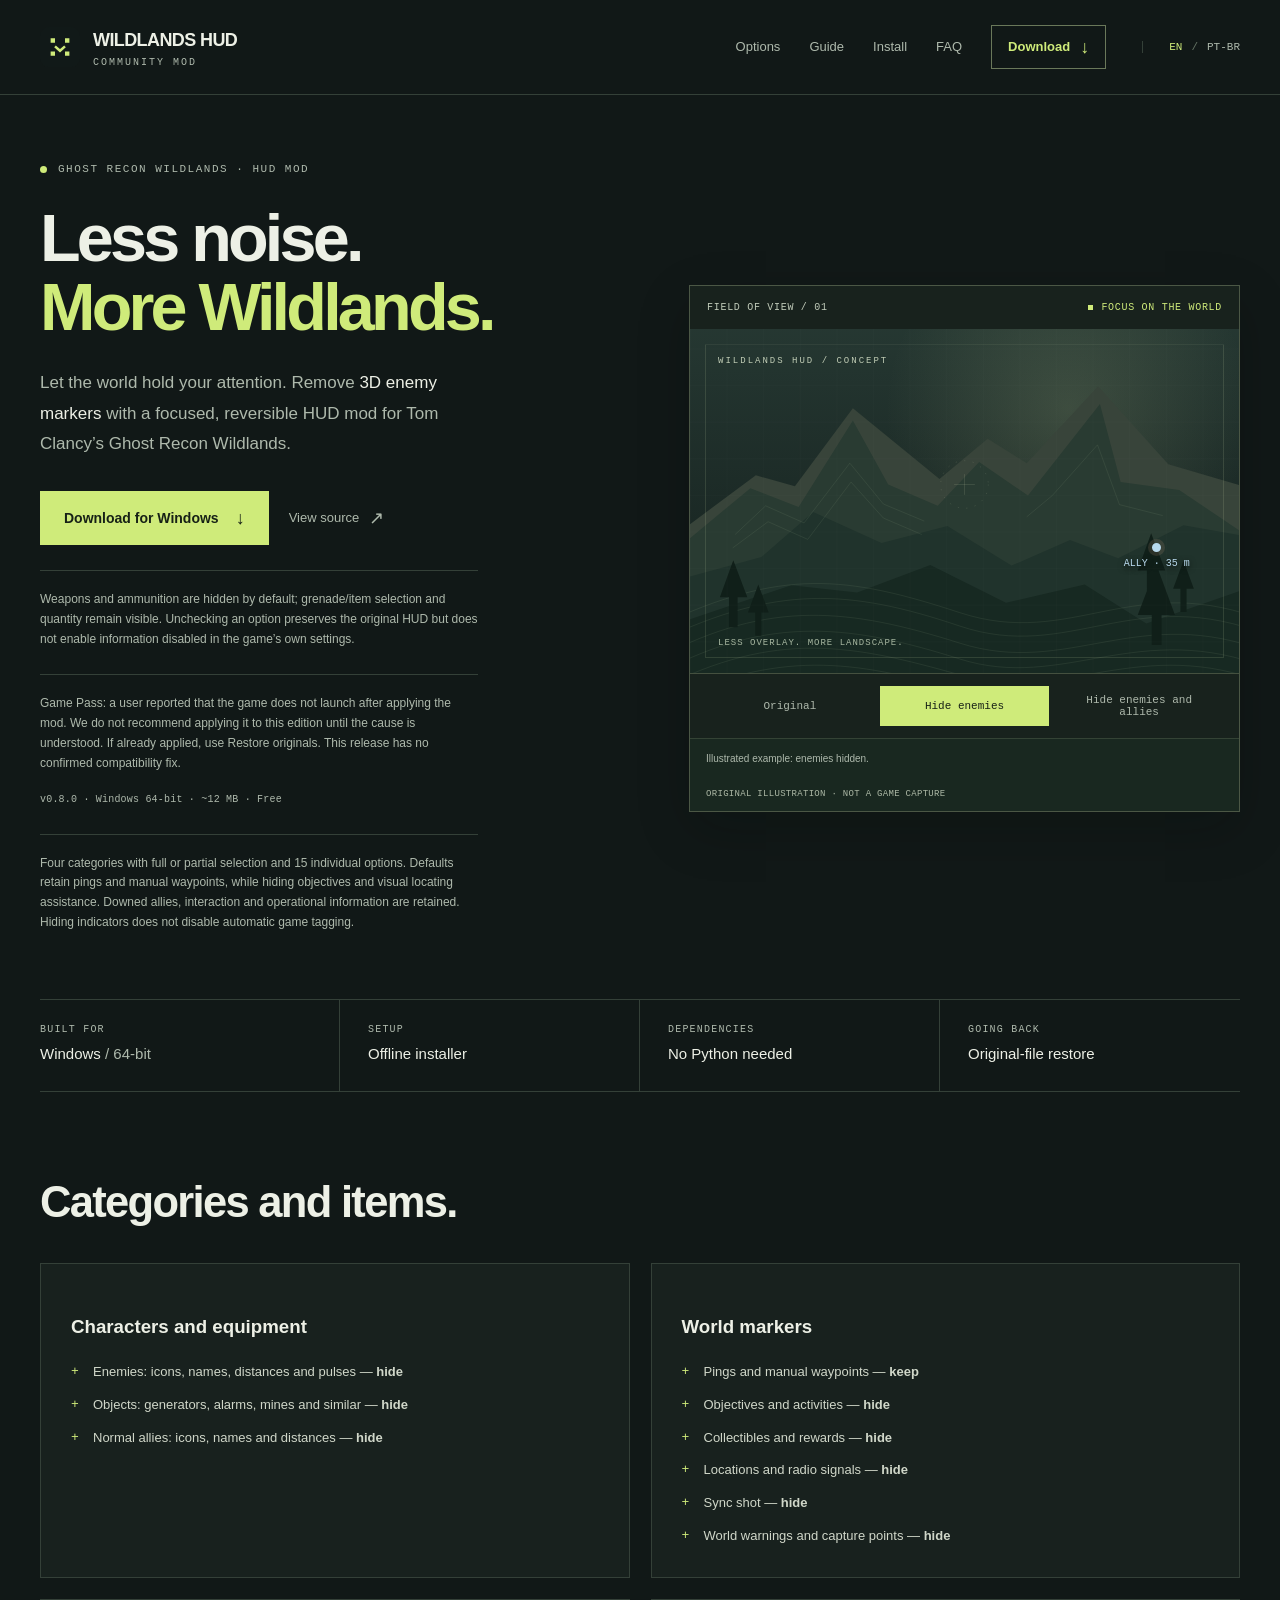
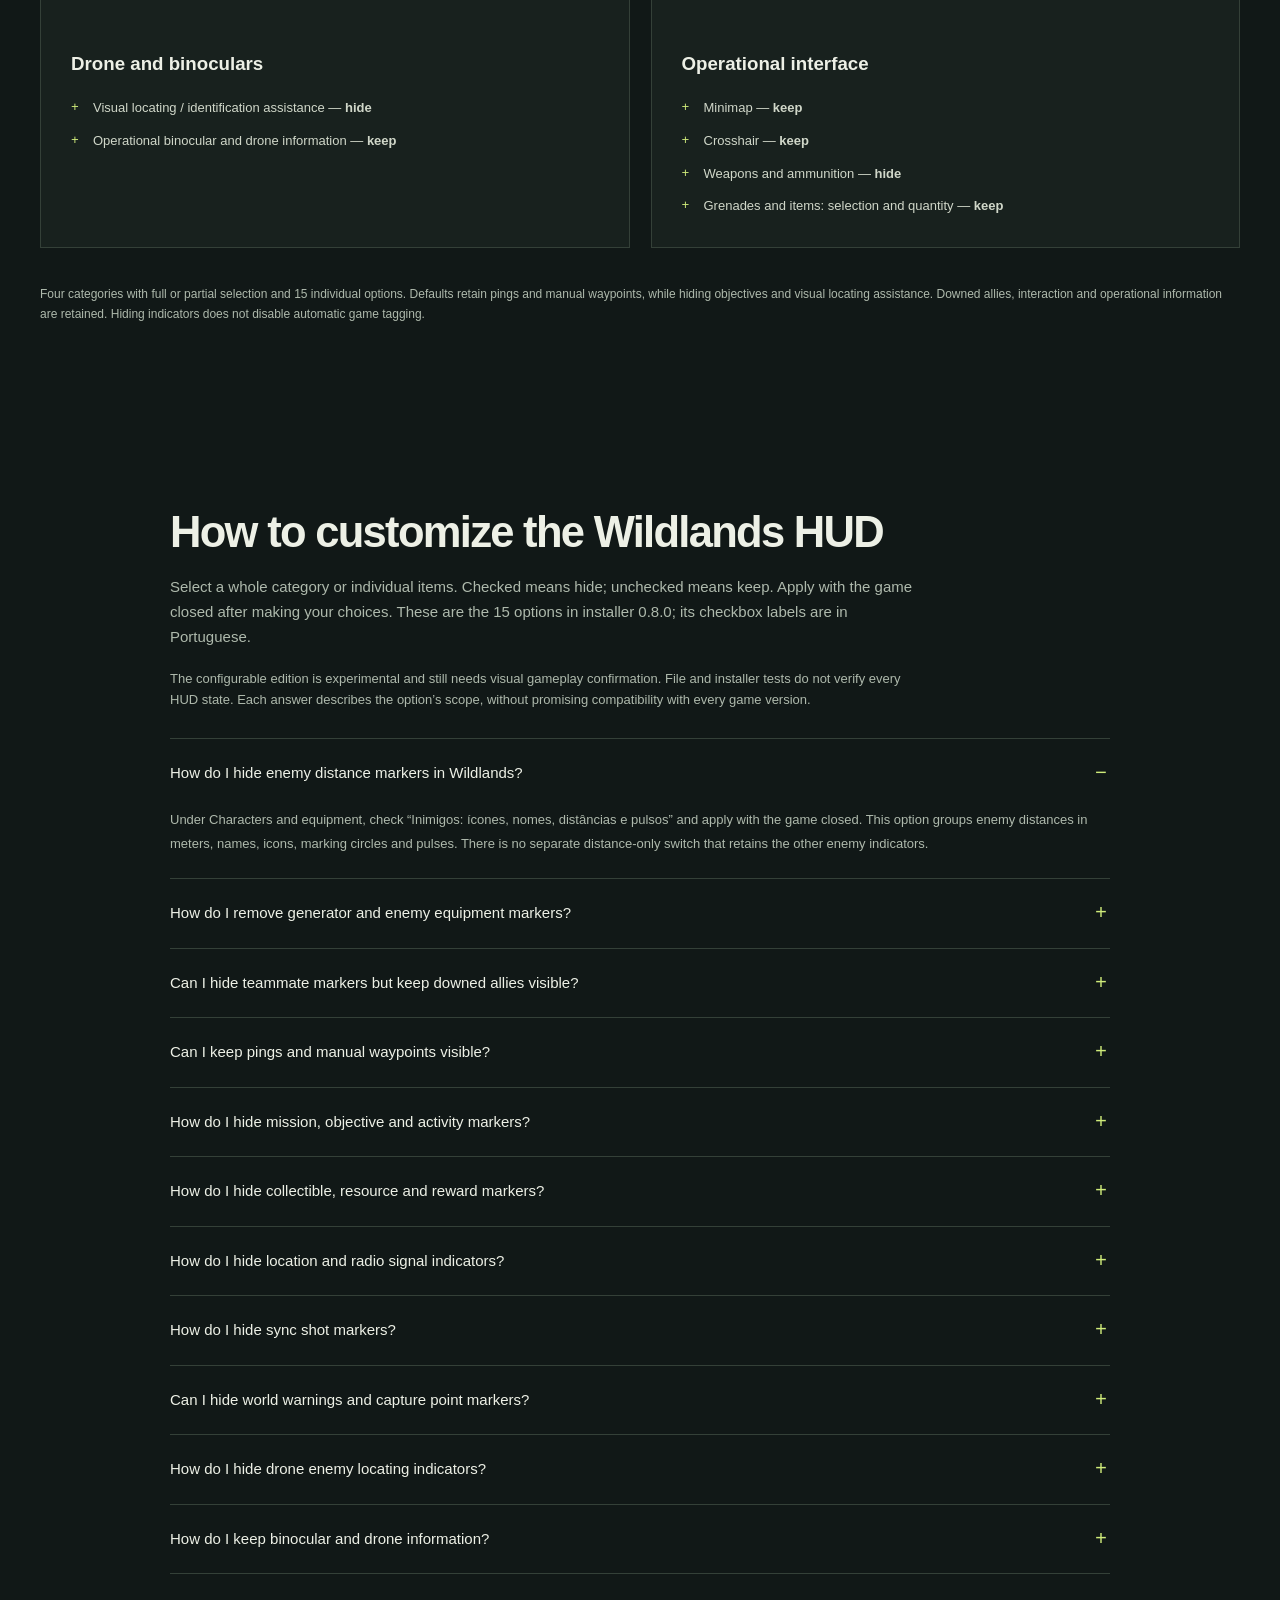
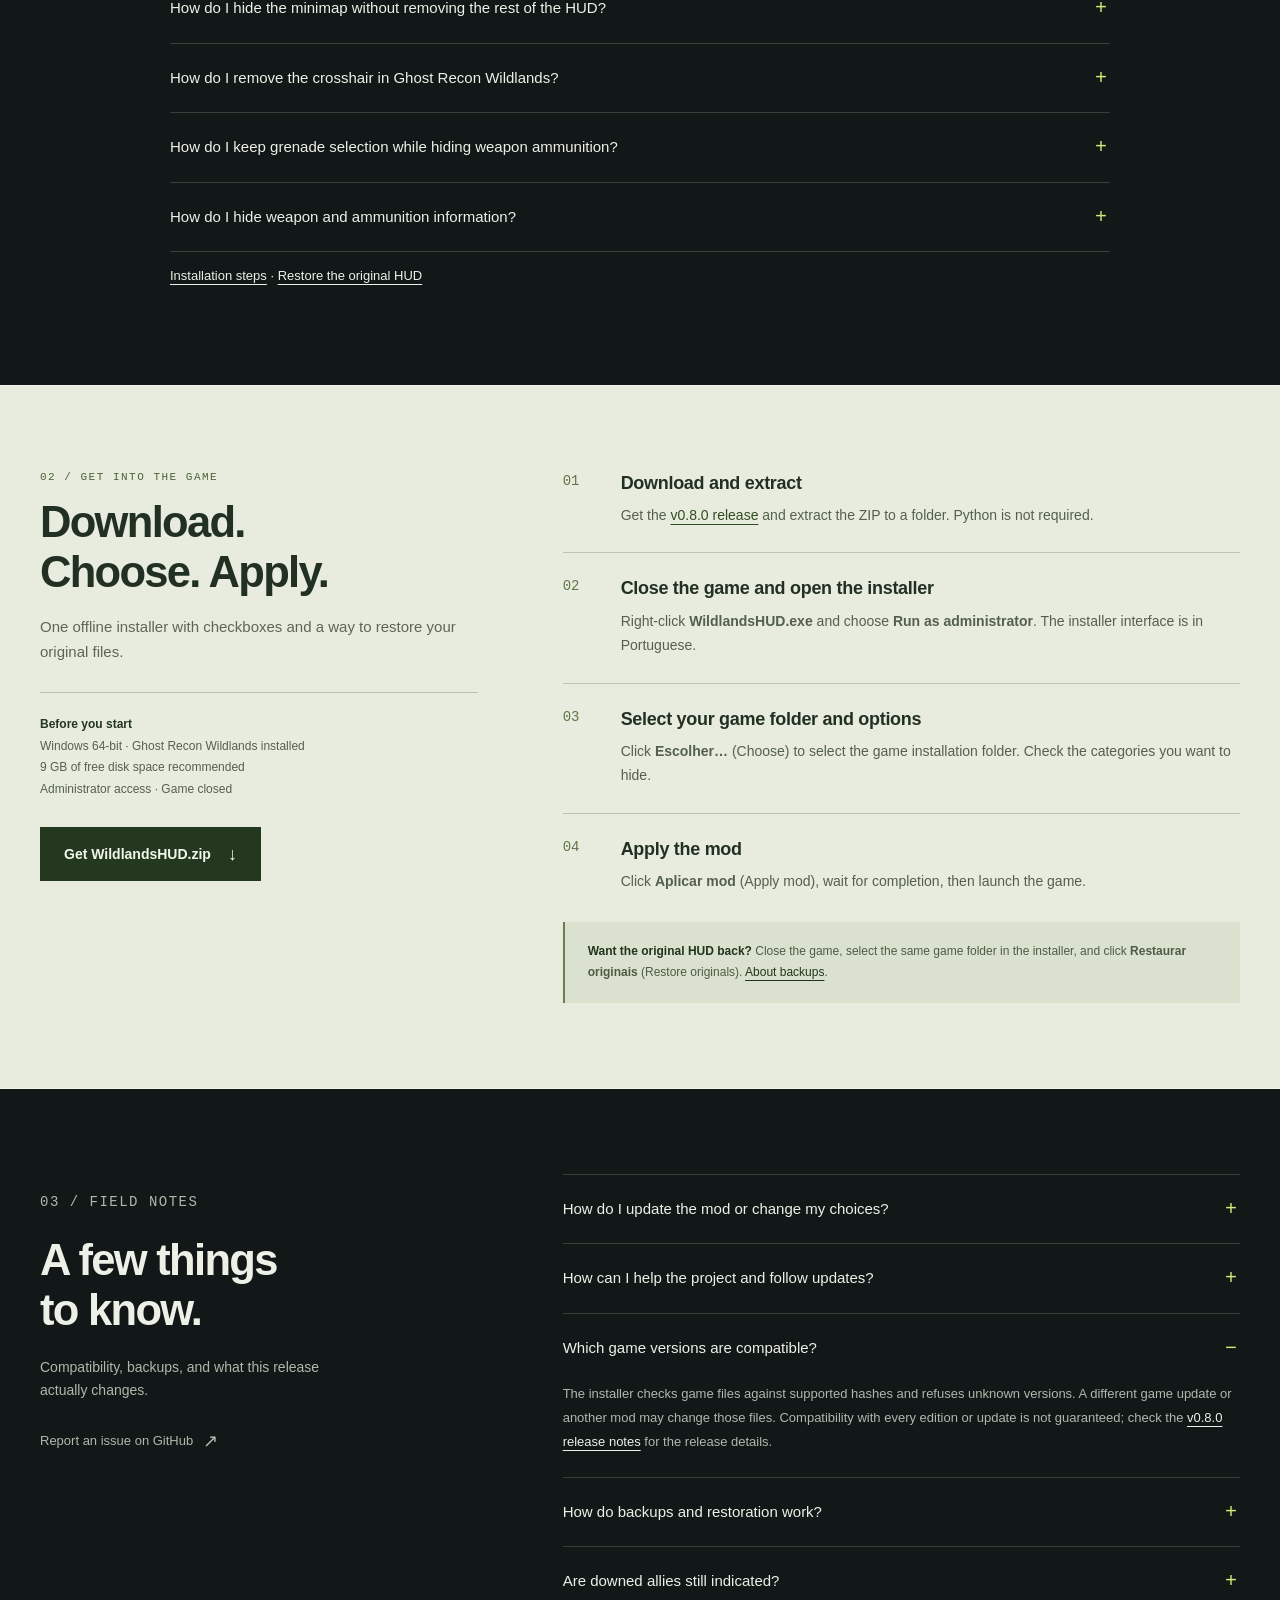
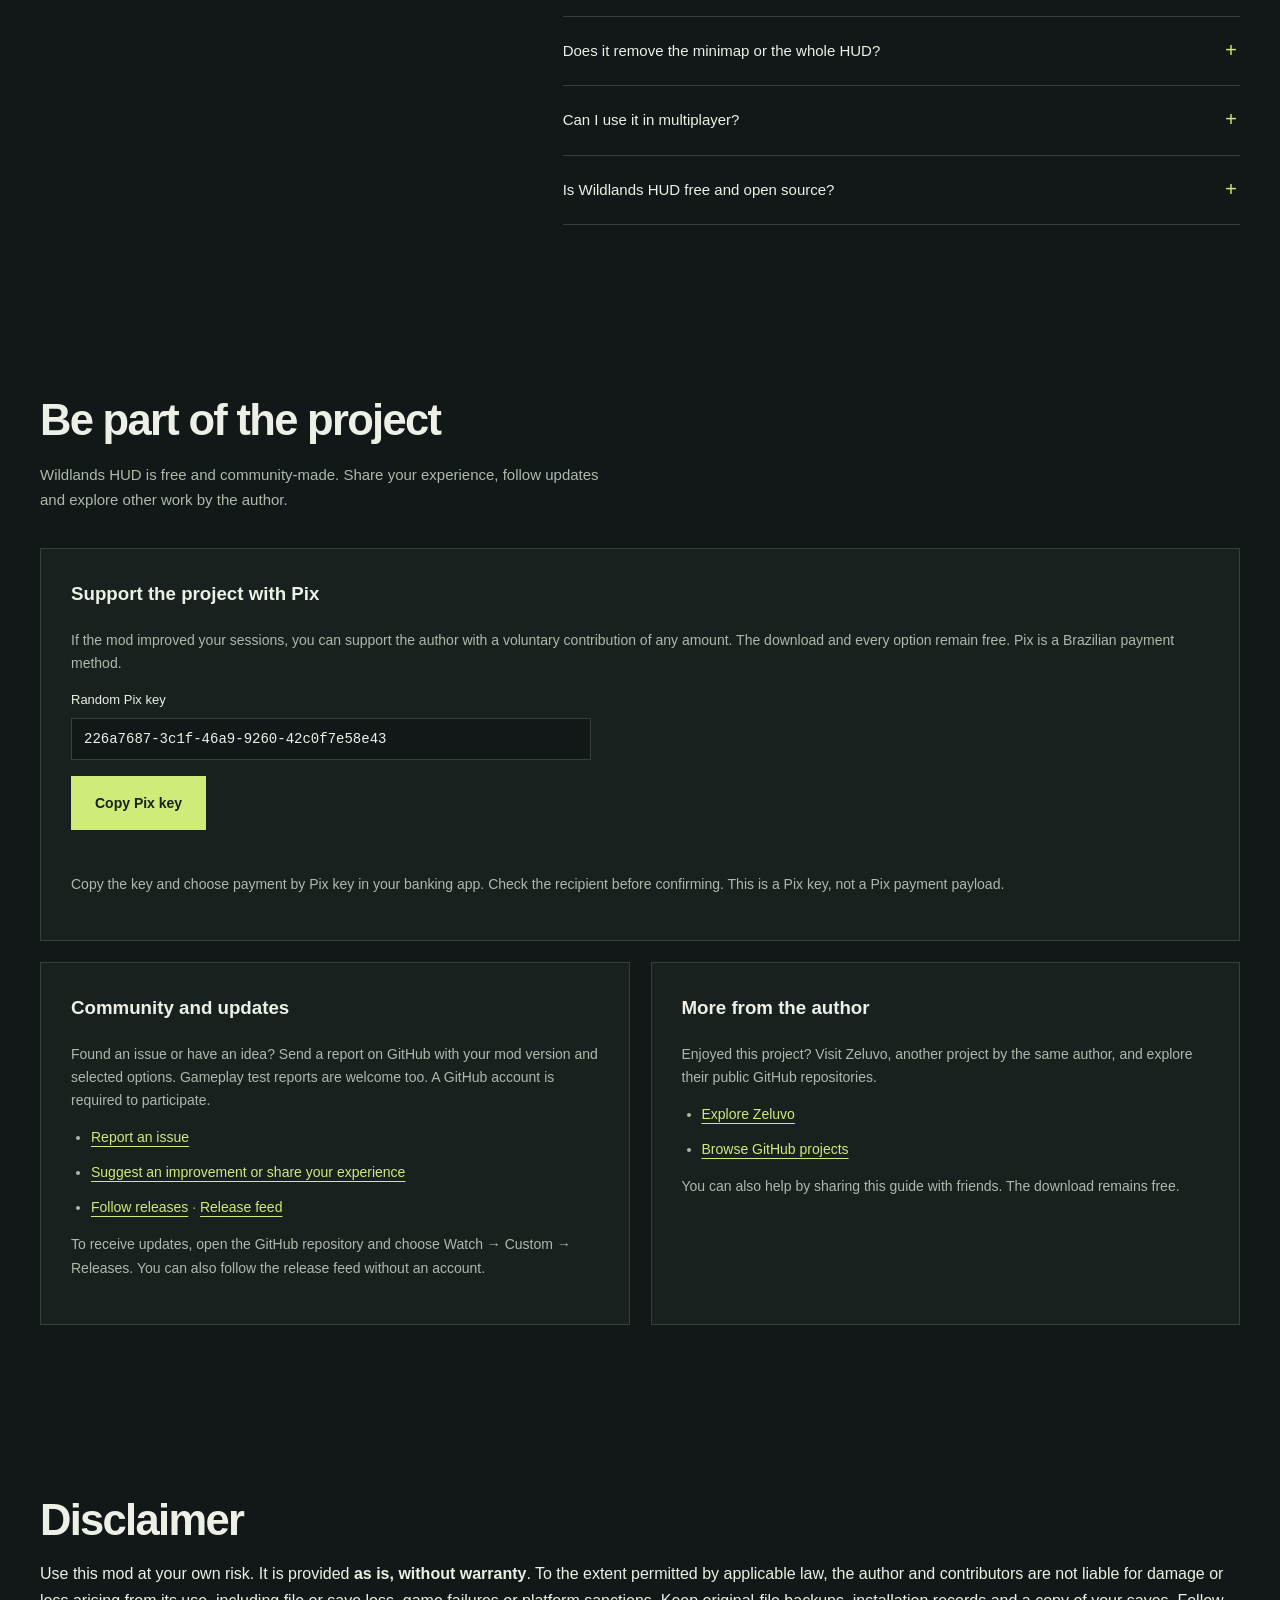
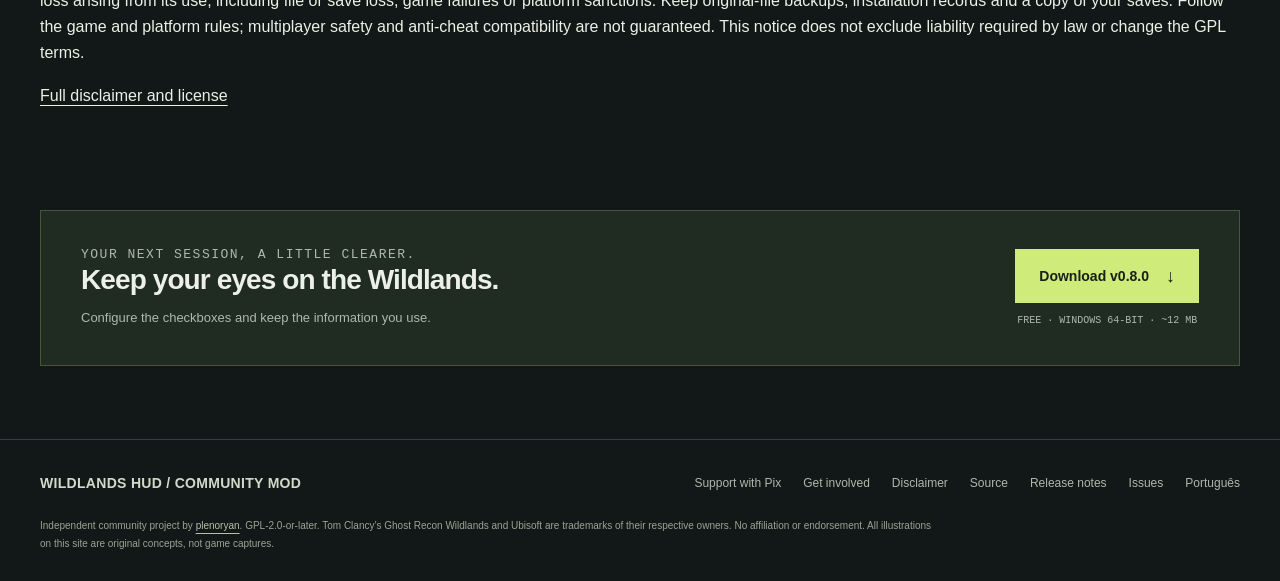
<file: docs/index.html>
<!doctype html>
<html lang="en">
<head>
  <meta charset="utf-8">
  <meta name="viewport" content="width=device-width, initial-scale=1">
  <meta name="theme-color" content="#111817">
  <title>Wildlands HUD Mod — Remove Enemy Markers | Windows Download</title>
  <meta name="description" content="Four categories with full or partial selection and 15 individual options. Defaults retain pings and manual waypoints, while hiding objectives and visual locating assistance. Downed allies, interaction and operational information are retained. Hiding indicators does not disable automatic game tagging.">
  <meta name="robots" content="index, follow, max-image-preview:large">
  <link rel="canonical" href="https://plenoryan.github.io/wildlands-hud/">
  <link rel="alternate" hreflang="en" href="https://plenoryan.github.io/wildlands-hud/">
  <link rel="alternate" hreflang="pt-BR" href="https://plenoryan.github.io/wildlands-hud/pt-br/">
  <link rel="alternate" hreflang="x-default" href="https://plenoryan.github.io/wildlands-hud/">
  <meta property="og:type" content="website">
  <meta property="og:site_name" content="Wildlands HUD">
  <meta property="og:title" content="Wildlands HUD — Less noise. More Wildlands.">
  <meta property="og:description" content="Four categories with full or partial selection and 15 individual options. Defaults retain pings and manual waypoints, while hiding objectives and visual locating assistance. Downed allies, interaction and operational information are retained. Hiding indicators does not disable automatic game tagging.">
  <meta property="og:url" content="https://plenoryan.github.io/wildlands-hud/">
  <meta property="og:locale" content="en_US">
  <meta property="og:locale:alternate" content="pt_BR">
  <meta property="og:image" content="https://plenoryan.github.io/wildlands-hud/assets/social-card.png">
  <meta property="og:image:width" content="1200">
  <meta property="og:image:height" content="630">
  <meta property="og:image:alt" content="Wildlands HUD: Less noise. More Wildlands. Original illustrated mountain landscape, not a game capture.">
  <meta name="twitter:card" content="summary_large_image">
  <meta name="twitter:title" content="Wildlands HUD — Less noise. More Wildlands.">
  <meta name="twitter:description" content="Four categories with full or partial selection and 15 individual options. Defaults retain pings and manual waypoints, while hiding objectives and visual locating assistance. Downed allies, interaction and operational information are retained. Hiding indicators does not disable automatic game tagging.">
  <meta name="twitter:image" content="https://plenoryan.github.io/wildlands-hud/assets/social-card.png">
  <link rel="icon" type="image/svg+xml" href="assets/favicon.svg">
  <link rel="stylesheet" href="assets/site.css">
  <script src="assets/site.js" defer></script>
  <script type="application/ld+json">{
  "@context": "https://schema.org",
  "@graph": [
    {
      "@type": "SoftwareApplication",
      "name": "Wildlands HUD",
      "url": "https://plenoryan.github.io/wildlands-hud/",
      "description": "Four categories with full or partial selection and 15 individual options. Defaults retain pings and manual waypoints, while hiding objectives and visual locating assistance. Downed allies, interaction and operational information are retained. Hiding indicators does not disable automatic game tagging.",
      "applicationCategory": "GameApplication",
      "operatingSystem": "Windows 64-bit",
      "softwareVersion": "0.8.0",
      "inLanguage": "pt-BR",
      "downloadUrl": "https://github.com/plenoryan/wildlands-hud/releases/download/v0.8.0/WildlandsHUD.zip",
      "releaseNotes": "https://github.com/plenoryan/wildlands-hud/releases/tag/v0.8.0",
      "softwareHelp": "https://plenoryan.github.io/wildlands-hud/#install",
      "license": "https://www.gnu.org/licenses/old-licenses/gpl-2.0.html",
      "offers": {
        "@type": "Offer",
        "price": "0",
        "priceCurrency": "USD"
      },
      "author": {
        "@type": "Person",
        "name": "plenoryan",
        "url": "https://github.com/plenoryan"
      }
    },
    {
      "@type": "FAQPage",
      "mainEntity": [
        {
          "@type": "Question",
          "name": "How do I hide enemy distance markers in Wildlands?",
          "acceptedAnswer": {
            "@type": "Answer",
            "text": "Under Characters and equipment, check “Inimigos: ícones, nomes, distâncias e pulsos” and apply with the game closed. This option groups enemy distances in meters, names, icons, marking circles and pulses. There is no separate distance-only switch that retains the other enemy indicators."
          }
        },
        {
          "@type": "Question",
          "name": "How do I remove generator and enemy equipment markers?",
          "acceptedAnswer": {
            "@type": "Answer",
            "text": "Check “Objetos: geradores, alarmes, minas e afins” to hide icons, names and distances handled by the shared object marker, including generators and enemy equipment. This also affects player mines and other objects in that group; generators cannot be selected separately. The equipment remains in the world and keeps its functions."
          }
        },
        {
          "@type": "Question",
          "name": "Can I hide teammate markers but keep downed allies visible?",
          "acceptedAnswer": {
            "@type": "Answer",
            "text": "Check “Aliados normais: ícones, nomes e distâncias”. The downed-ally symbol/gauge and conditional off-screen arrows are retained. Ally names and distances are hidden even when an ally is downed. The downed indicator is protected and has no removal checkbox."
          }
        },
        {
          "@type": "Question",
          "name": "Can I keep pings and manual waypoints visible?",
          "acceptedAnswer": {
            "@type": "Answer",
            "text": "Yes. Leave “Pings e pontos manuais” unchecked, as it is by default. These markers can remain while enemies and objectives are hidden. Check it under World markers to hide pings and manual waypoints too. This controls their display, not the ability to create a point."
          }
        },
        {
          "@type": "Question",
          "name": "How do I hide mission, objective and activity markers?",
          "acceptedAnswer": {
            "@type": "Answer",
            "text": "Check “Objetivos e atividades” under World markers. It hides the group’s in-world indicators without completing, deleting or changing missions. It is checked by default and independent of pings; it does not remove the full map or mission menu."
          }
        },
        {
          "@type": "Question",
          "name": "How do I hide collectible, resource and reward markers?",
          "acceptedAnswer": {
            "@type": "Answer",
            "text": "Check “Coleta e recompensas” to hide the collectible, resource and reward markers covered by this group. The items remain in the game. It is checked by default and can be unchecked without restoring every other marker."
          }
        },
        {
          "@type": "Question",
          "name": "How do I hide location and radio signal indicators?",
          "acceptedAnswer": {
            "@type": "Answer",
            "text": "Check “Locais e sinais de rádio” to hide those in-world markers. It is checked by default. It changes this group’s visual indicators, not radio audio or the locations themselves."
          }
        },
        {
          "@type": "Question",
          "name": "How do I hide sync shot markers?",
          "acceptedAnswer": {
            "@type": "Answer",
            "text": "Check “Tiro sincronizado” to hide visual sync shot markers. It is checked by default. This does not disable the sync shot mechanic or change companion behavior."
          }
        },
        {
          "@type": "Question",
          "name": "Can I hide world warnings and capture point markers?",
          "acceptedAnswer": {
            "@type": "Answer",
            "text": "Yes. “Alertas no cenário e pontos de captura” controls this group’s visual markers and is checked by default. It does not remove every game notification: interaction prompts such as “press X” remain protected."
          }
        },
        {
          "@type": "Question",
          "name": "How do I hide drone enemy locating indicators?",
          "acceptedAnswer": {
            "@type": "Answer",
            "text": "Under Drone and binoculars, check “Ajuda visual de localização / identificação”. It controls visual scanning, identification indicators and circles shared by the drone and binoculars, and is checked by default. Keep Enemies checked to hide the markers over enemies as well. The mod does not prevent automatic game tagging or change enemy intelligence."
          }
        },
        {
          "@type": "Question",
          "name": "How do I keep binocular and drone information?",
          "acceptedAnswer": {
            "@type": "Answer",
            "text": "Leave “Informações de uso do binóculo e drone” unchecked. This default can be combined with hidden visual locating assistance. Check it only if you also want to hide the equipment’s operational interface. Drone and binoculars share resources, so there are no separate operational switches; interaction prompts remain protected."
          }
        },
        {
          "@type": "Question",
          "name": "How do I hide the minimap without removing the rest of the HUD?",
          "acceptedAnswer": {
            "@type": "Answer",
            "text": "Under Operational interface, check “Minimapa” and leave the other information you want unchecked. The minimap is visible by default. This does not remove the menu map or modify the game terrain."
          }
        },
        {
          "@type": "Question",
          "name": "How do I remove the crosshair in Ghost Recon Wildlands?",
          "acceptedAnswer": {
            "@type": "Answer",
            "text": "Check “Mira” under Operational interface to hide the crosshair elements covered by the mod. Leave it unchecked to retain them, as in the defaults. It controls HUD elements, not accuracy, recoil, damage or weapon behavior."
          }
        },
        {
          "@type": "Question",
          "name": "How do I keep grenade selection while hiding weapon ammunition?",
          "acceptedAnswer": {
            "@type": "Answer",
            "text": "Leave “Granadas e itens: seleção e quantidade” unchecked and keep “Armas e munição (sem granadas / itens)” checked. This is the new default. Selection and quantity of the equipped item are retained, including grenades and other items sharing the panel. There is no separate checkbox for each grenade, mine or other item type. Check the grenade/item option only to hide this group too."
          }
        },
        {
          "@type": "Question",
          "name": "How do I hide weapon and ammunition information?",
          "acceptedAnswer": {
            "@type": "Answer",
            "text": "Under Operational interface, check “Armas e munição (sem granadas / itens)” to hide the weapon panel. It is checked by default. Uncheck and apply again to preserve the original panel; its display must also be enabled in the game’s HUD settings. Grenades and items have a separate option. Hiding the counter does not change ammunition amounts."
          }
        },
        {
          "@type": "Question",
          "name": "How do I update the mod or change my choices?",
          "acceptedAnswer": {
            "@type": "Answer",
            "text": "Close the game, open the current installer, select the same folder, adjust the checkboxes and click Aplicar mod. The app looks for the previous installation record automatically. If requested, use “Já uso o mod: selecionar registro anterior…” to select the previous manifest.json. “Voltar à seleção padrão” resets the checkboxes only; apply to change the game."
          }
        },
        {
          "@type": "Question",
          "name": "How can I help the project and follow updates?",
          "acceptedAnswer": {
            "@type": "Answer",
            "text": "Follow releases on GitHub, share this guide and report issues with the mod version and selected checkboxes. Reports of what worked in gameplay also help document each option’s limits."
          }
        },
        {
          "@type": "Question",
          "name": "Which game versions are compatible?",
          "acceptedAnswer": {
            "@type": "Answer",
            "text": "The installer checks game files against supported hashes and refuses unknown versions. A different game update or another mod may change those files. Compatibility with every edition or update is not guaranteed; check the v0.8.0 release notes for the release details."
          }
        },
        {
          "@type": "Question",
          "name": "How do backups and restoration work?",
          "acceptedAnswer": {
            "@type": "Answer",
            "text": "Original copies are saved beside the patched files with the .phoenixhud.original suffix. Local patch records are kept in %LOCALAPPDATA%\\WildlandsHUD. Keep the backups: the Restaurar originais button uses them to restore the original files. Close the game and select the same installation folder before restoring."
          }
        },
        {
          "@type": "Question",
          "name": "Are downed allies still indicated?",
          "acceptedAnswer": {
            "@type": "Answer",
            "text": "Yes. The symbol/gauge and conditional off-screen arrows remain. Hiding normal allies also hides downed ally names/distances."
          }
        },
        {
          "@type": "Question",
          "name": "Does it remove the minimap or the whole HUD?",
          "acceptedAnswer": {
            "@type": "Answer",
            "text": "Weapons and ammunition are hidden by default; grenade/item selection and quantity remain visible. Unchecking an option preserves the original HUD but does not enable information disabled in the game’s own settings. Defaults hide enemies, equipment, normal allies, objectives and visual locating assistance; pings, operational drone/binocular information, interaction and downed allies remain. This is not a switch to remove every part of the game interface."
          }
        },
        {
          "@type": "Question",
          "name": "Can I use it in multiplayer?",
          "acceptedAnswer": {
            "@type": "Answer",
            "text": "This project makes no claim of multiplayer safety or anti-cheat compatibility. It does not provide an anti-cheat bypass. An “offline installer” means installation does not require an online service; it is not a statement about supported game modes."
          }
        },
        {
          "@type": "Question",
          "name": "Is Wildlands HUD free and open source?",
          "acceptedAnswer": {
            "@type": "Answer",
            "text": "Yes. Wildlands HUD is a free community project. Its source code is available under the GNU General Public License, version 2 or later (GPL-2.0-or-later). It is not affiliated with, endorsed by, or an official product of Ubisoft."
          }
        }
      ]
    }
  ]
}</script>
</head>
<body>
  <a class="skip" href="#main">Skip to content</a>
  <header class="site-header">
    <nav class="nav container" aria-label="Main navigation">
      <a class="brand" href="./" aria-label="Wildlands HUD home"><img src="assets/favicon.svg" width="40" height="40" alt=""><span>WILDLANDS HUD<small>COMMUNITY MOD</small></span></a>
      <div class="nav-links">
        <a href="#modes">Options</a><a href="#guide">Guide</a><a href="#install">Install</a><a href="#faq">FAQ</a>
        <a class="nav-download" href="https://github.com/plenoryan/wildlands-hud/releases/download/v0.8.0/WildlandsHUD.zip">Download <span class="arrow" aria-hidden="true">↓</span></a>
      </div>
      <div class="language" aria-label="Language"><a href="./" lang="en" aria-current="page" aria-label="English">EN</a><span aria-hidden="true">/</span><a href="pt-br/" lang="pt-BR" aria-label="Português brasileiro">PT-BR</a></div>
    </nav>
  </header>
  <main id="main">
    <section class="hero container" aria-labelledby="hero-title">
      <div class="hero-copy">
        <p class="eyebrow">Ghost Recon Wildlands · HUD mod</p>
        <h1 id="hero-title">Less noise.<br><span>More Wildlands.</span></h1>
        <p class="hero-lead">Let the world hold your attention. Remove <strong>3D enemy markers</strong> with a focused, reversible HUD mod for Tom Clancy’s Ghost Recon Wildlands.</p>
        <div class="actions"><a class="button button-primary" href="https://github.com/plenoryan/wildlands-hud/releases/download/v0.8.0/WildlandsHUD.zip">Download for Windows <span class="arrow" aria-hidden="true">↓</span></a><a class="text-link" href="https://github.com/plenoryan/wildlands-hud">View source <span class="arrow" aria-hidden="true">↗</span></a></div>
        <p class="release-note">Weapons and ammunition are hidden by default; grenade/item selection and quantity remain visible. Unchecking an option preserves the original HUD but does not enable information disabled in the game’s own settings.</p><p class="release-note">Game Pass: a user reported that the game does not launch after applying the mod. We do not recommend applying it to this edition until the cause is understood. If already applied, use Restore originals. This release has no confirmed compatibility fix.</p><p class="download-meta">v0.8.0 · Windows 64-bit · ~12 MB · Free</p>
        <p class="release-note">Four categories with full or partial selection and 15 individual options. Defaults retain pings and manual waypoints, while hiding objectives and visual locating assistance. Downed allies, interaction and operational information are retained. Hiding indicators does not disable automatic game tagging.</p>
      </div>
      <figure class="concept">
        <div class="concept-top"><span>FIELD OF VIEW / 01</span><span class="live-label">FOCUS ON THE WORLD</span></div>
        <div class="scene" data-scene data-mode="v3" aria-hidden="true">
          <span class="scene-number">WILDLANDS HUD / CONCEPT</span>
          <span class="marker enemy enemy-one"><i></i><span>84 m</span></span><span class="marker enemy enemy-two"><i></i><span>120 m</span></span><span class="marker enemy enemy-three"><i></i><span>62 m</span></span>
          <span class="marker ally"><i></i><span>ALLY · 35 m</span></span>
          <span class="scene-coordinate">LESS OVERLAY. MORE LANDSCAPE.</span>
        </div>
        <div class="concept-tabs" role="group" aria-label="Illustrated HUD comparison">
          <button type="button" data-mode-button="original" data-caption="Original concept: enemy and normal ally markers are visible." aria-pressed="false">Original</button>
          <button type="button" data-mode-button="v3" data-caption="Illustrated example: enemies hidden." aria-pressed="true">Hide enemies</button>
          <button type="button" data-mode-button="v4" data-caption="Illustrated example: enemies and normal allies hidden; downed ally retained." aria-pressed="false">Hide enemies and allies</button>
        </div>
        <figcaption><div class="concept-caption" data-scene-caption aria-live="polite">Illustrated example: enemies hidden.</div><span class="concept-label">ORIGINAL ILLUSTRATION · NOT A GAME CAPTURE</span></figcaption>
      </figure>
    </section>
    <div class="spec-strip container" aria-label="At a glance">
      <div class="spec"><small>Built for</small><strong>Windows <span>/ 64-bit</span></strong></div><div class="spec"><small>Setup</small><strong>Offline installer</strong></div><div class="spec"><small>Dependencies</small><strong>No Python needed</strong></div><div class="spec"><small>Going back</small><strong>Original-file restore</strong></div>
    </div>
    <section class="section container" id="modes" aria-labelledby="modes-title"><div class="section-header"><h2 class="section-title" id="modes-title">Categories and items.</h2></div><div class="mode-grid"><article class="mode-card"><h3>Characters and equipment</h3><ul class="feature-list"><li>Enemies: icons, names, distances and pulses — <strong>hide</strong></li><li>Objects: generators, alarms, mines and similar — <strong>hide</strong></li><li>Normal allies: icons, names and distances — <strong>hide</strong></li></ul></article><article class="mode-card"><h3>World markers</h3><ul class="feature-list"><li>Pings and manual waypoints — <strong>keep</strong></li><li>Objectives and activities — <strong>hide</strong></li><li>Collectibles and rewards — <strong>hide</strong></li><li>Locations and radio signals — <strong>hide</strong></li><li>Sync shot — <strong>hide</strong></li><li>World warnings and capture points — <strong>hide</strong></li></ul></article><article class="mode-card"><h3>Drone and binoculars</h3><ul class="feature-list"><li>Visual locating / identification assistance — <strong>hide</strong></li><li>Operational binocular and drone information — <strong>keep</strong></li></ul></article><article class="mode-card"><h3>Operational interface</h3><ul class="feature-list"><li>Minimap — <strong>keep</strong></li><li>Crosshair — <strong>keep</strong></li><li>Weapons and ammunition — <strong>hide</strong></li><li>Grenades and items: selection and quantity — <strong>keep</strong></li></ul></article></div><p class="scope-note">Four categories with full or partial selection and 15 individual options. Defaults retain pings and manual waypoints, while hiding objectives and visual locating assistance. Downed allies, interaction and operational information are retained. Hiding indicators does not disable automatic game tagging.</p></section>
    <section class="section container hud-guide" id="guide" aria-labelledby="guide-title"><h2 class="section-title" id="guide-title">How to customize the Wildlands HUD</h2><p class="section-intro">Select a whole category or individual items. Checked means hide; unchecked means keep. Apply with the game closed after making your choices. These are the 15 options in installer 0.8.0; its checkbox labels are in Portuguese.</p><p class="guide-note">The configurable edition is experimental and still needs visual gameplay confirmation. File and installer tests do not verify every HUD state. Each answer describes the option’s scope, without promising compatibility with every game version.</p><div class="faq-list">
<details id="guide-enemies" open><summary>How do I hide enemy distance markers in Wildlands?</summary><p>Under Characters and equipment, check “Inimigos: ícones, nomes, distâncias e pulsos” and apply with the game closed. This option groups enemy distances in meters, names, icons, marking circles and pulses. There is no separate distance-only switch that retains the other enemy indicators.</p></details>
<details id="guide-objects"><summary>How do I remove generator and enemy equipment markers?</summary><p>Check “Objetos: geradores, alarmes, minas e afins” to hide icons, names and distances handled by the shared object marker, including generators and enemy equipment. This also affects player mines and other objects in that group; generators cannot be selected separately. The equipment remains in the world and keeps its functions.</p></details>
<details id="guide-allies"><summary>Can I hide teammate markers but keep downed allies visible?</summary><p>Check “Aliados normais: ícones, nomes e distâncias”. The downed-ally symbol/gauge and conditional off-screen arrows are retained. Ally names and distances are hidden even when an ally is downed. The downed indicator is protected and has no removal checkbox.</p></details>
<details id="guide-pings"><summary>Can I keep pings and manual waypoints visible?</summary><p>Yes. Leave “Pings e pontos manuais” unchecked, as it is by default. These markers can remain while enemies and objectives are hidden. Check it under World markers to hide pings and manual waypoints too. This controls their display, not the ability to create a point.</p></details>
<details id="guide-objectives"><summary>How do I hide mission, objective and activity markers?</summary><p>Check “Objetivos e atividades” under World markers. It hides the group’s in-world indicators without completing, deleting or changing missions. It is checked by default and independent of pings; it does not remove the full map or mission menu.</p></details>
<details id="guide-collectibles"><summary>How do I hide collectible, resource and reward markers?</summary><p>Check “Coleta e recompensas” to hide the collectible, resource and reward markers covered by this group. The items remain in the game. It is checked by default and can be unchecked without restoring every other marker.</p></details>
<details id="guide-locations"><summary>How do I hide location and radio signal indicators?</summary><p>Check “Locais e sinais de rádio” to hide those in-world markers. It is checked by default. It changes this group’s visual indicators, not radio audio or the locations themselves.</p></details>
<details id="guide-syncshot"><summary>How do I hide sync shot markers?</summary><p>Check “Tiro sincronizado” to hide visual sync shot markers. It is checked by default. This does not disable the sync shot mechanic or change companion behavior.</p></details>
<details id="guide-world_warnings"><summary>Can I hide world warnings and capture point markers?</summary><p>Yes. “Alertas no cenário e pontos de captura” controls this group’s visual markers and is checked by default. It does not remove every game notification: interaction prompts such as “press X” remain protected.</p></details>
<details id="guide-scanning"><summary>How do I hide drone enemy locating indicators?</summary><p>Under Drone and binoculars, check “Ajuda visual de localização / identificação”. It controls visual scanning, identification indicators and circles shared by the drone and binoculars, and is checked by default. Keep Enemies checked to hide the markers over enemies as well. The mod does not prevent automatic game tagging or change enemy intelligence.</p></details>
<details id="guide-optics"><summary>How do I keep binocular and drone information?</summary><p>Leave “Informações de uso do binóculo e drone” unchecked. This default can be combined with hidden visual locating assistance. Check it only if you also want to hide the equipment’s operational interface. Drone and binoculars share resources, so there are no separate operational switches; interaction prompts remain protected.</p></details>
<details id="guide-minimap"><summary>How do I hide the minimap without removing the rest of the HUD?</summary><p>Under Operational interface, check “Minimapa” and leave the other information you want unchecked. The minimap is visible by default. This does not remove the menu map or modify the game terrain.</p></details>
<details id="guide-crosshair"><summary>How do I remove the crosshair in Ghost Recon Wildlands?</summary><p>Check “Mira” under Operational interface to hide the crosshair elements covered by the mod. Leave it unchecked to retain them, as in the defaults. It controls HUD elements, not accuracy, recoil, damage or weapon behavior.</p></details>
<details id="guide-grenades"><summary>How do I keep grenade selection while hiding weapon ammunition?</summary><p>Leave “Granadas e itens: seleção e quantidade” unchecked and keep “Armas e munição (sem granadas / itens)” checked. This is the new default. Selection and quantity of the equipped item are retained, including grenades and other items sharing the panel. There is no separate checkbox for each grenade, mine or other item type. Check the grenade/item option only to hide this group too.</p></details>
<details id="guide-weapons"><summary>How do I hide weapon and ammunition information?</summary><p>Under Operational interface, check “Armas e munição (sem granadas / itens)” to hide the weapon panel. It is checked by default. Uncheck and apply again to preserve the original panel; its display must also be enabled in the game’s HUD settings. Grenades and items have a separate option. Hiding the counter does not change ammunition amounts.</p></details>
</div><p><a href="#install">Installation steps</a> · <a href="#restore">Restore the original HUD</a></p></section>
    <section class="section section-install" id="install" aria-labelledby="install-title">
      <div class="container install-grid">
        <div><p class="section-kicker">02 / Get into the game</p><h2 class="section-title" id="install-title">Download.<br>Choose. Apply.</h2><p class="section-intro">One offline installer with checkboxes and a way to restore your original files.</p><p class="requirements"><strong>Before you start</strong><br>Windows 64-bit · Ghost Recon Wildlands installed<br>9 GB of free disk space recommended<br>Administrator access · Game closed</p><a class="button" href="https://github.com/plenoryan/wildlands-hud/releases/download/v0.8.0/WildlandsHUD.zip">Get WildlandsHUD.zip <span class="arrow" aria-hidden="true">↓</span></a></div>
        <div><ol class="steps"><li><h3>Download and extract</h3><p>Get the <a href="https://github.com/plenoryan/wildlands-hud/releases/tag/v0.8.0">v0.8.0 release</a> and extract the ZIP to a folder. Python is not required.</p></li><li><h3>Close the game and open the installer</h3><p>Right-click <strong>WildlandsHUD.exe</strong> and choose <strong>Run as administrator</strong>. The installer interface is in Portuguese.</p></li><li><h3>Select your game folder and options</h3><p>Click <span class="ui-label" lang="pt-BR">Escolher…</span> (Choose) to select the game installation folder. Check the categories you want to hide.</p></li><li><h3>Apply the mod</h3><p>Click <span class="ui-label" lang="pt-BR">Aplicar mod</span> (Apply mod), wait for completion, then launch the game.</p></li></ol><div class="restore-note"><strong>Want the original HUD back?</strong> Close the game, select the same game folder in the installer, and click <span class="ui-label" lang="pt-BR">Restaurar originais</span> (Restore originals). <a href="#restore">About backups</a>.</div></div>
      </div>
    </section>
    <section class="section container faq-layout" id="faq" aria-labelledby="faq-title">
      <div class="faq-intro"><p class="section-kicker">03 / Field notes</p><h2 class="section-title" id="faq-title">A few things<br>to know.</h2><p>Compatibility, backups, and what this release actually changes.</p><a class="text-link" href="https://github.com/plenoryan/wildlands-hud/issues">Report an issue on GitHub <span class="arrow" aria-hidden="true">↗</span></a></div>
      <div class="faq-list">
<details><summary>How do I update the mod or change my choices?</summary><p>Close the game, open the current installer, select the same folder, adjust the checkboxes and click Aplicar mod. The app looks for the previous installation record automatically. If requested, use “Já uso o mod: selecionar registro anterior…” to select the previous manifest.json. “Voltar à seleção padrão” resets the checkboxes only; apply to change the game.</p></details>
<details><summary>How can I help the project and follow updates?</summary><p>Follow releases on GitHub, share this guide and report issues with the mod version and selected checkboxes. Reports of what worked in gameplay also help document each option’s limits.</p></details>
        <details open><summary>Which game versions are compatible?</summary><p>The installer checks game files against supported hashes and refuses unknown versions. A different game update or another mod may change those files. Compatibility with every edition or update is not guaranteed; check the <a href="https://github.com/plenoryan/wildlands-hud/releases/tag/v0.8.0">v0.8.0 release notes</a> for the release details.</p></details>
        <details id="restore"><summary>How do backups and restoration work?</summary><p>Original copies are saved beside the patched files with the <code>.phoenixhud.original</code> suffix. Local patch records are kept in <code>%LOCALAPPDATA%\WildlandsHUD</code>. Keep the backups: the <span lang="pt-BR">Restaurar originais</span> button uses them to restore the original files. Close the game and select the same installation folder before restoring.</p></details>
        <details><summary>Are downed allies still indicated?</summary><p>Yes. The symbol/gauge and conditional off-screen arrows remain. Hiding normal allies also hides downed ally names/distances.</p></details>
        <details><summary>Does it remove the minimap or the whole HUD?</summary><p>Weapons and ammunition are hidden by default; grenade/item selection and quantity remain visible. Unchecking an option preserves the original HUD but does not enable information disabled in the game’s own settings. Defaults hide enemies, equipment, normal allies, objectives and visual locating assistance; pings, operational drone/binocular information, interaction and downed allies remain. This is not a switch to remove every part of the game interface.</p></details>
        <details><summary>Can I use it in multiplayer?</summary><p>This project makes no claim of multiplayer safety or anti-cheat compatibility. It does not provide an anti-cheat bypass. An “offline installer” means installation does not require an online service; it is not a statement about supported game modes.</p></details>
        <details><summary>Is Wildlands HUD free and open source?</summary><p>Yes. Wildlands HUD is a free community project. Its <a href="https://github.com/plenoryan/wildlands-hud">source code</a> is available under the GNU General Public License, version 2 or later (GPL-2.0-or-later). It is not affiliated with, endorsed by, or an official product of Ubisoft.</p></details>
      </div>
    </section>
    <section class="section container" id="community" aria-labelledby="community-title"><div class="section-header"><div><h2 class="section-title" id="community-title">Be part of the project</h2><p class="section-intro">Wildlands HUD is free and community-made. Share your experience, follow updates and explore other work by the author.</p></div></div><div class="mode-grid community-grid">
<article class="mode-card support-card" id="support"><h3>Support the project with Pix</h3><p>If the mod improved your sessions, you can support the author with a voluntary contribution of any amount. The download and every option remain free. Pix is a Brazilian payment method.</p><label for="pix-key">Random Pix key</label><input id="pix-key" class="pix-key" type="text" readonly value="226a7687-3c1f-46a9-9260-42c0f7e58e43" spellcheck="false"><button class="button button-primary" type="button" data-copy-pix data-copy-success="Pix key copied." data-copy-failure="Select and copy the key above manually.">Copy Pix key</button><p data-copy-status role="status" aria-live="polite"></p><p>Copy the key and choose payment by Pix key in your banking app. Check the recipient before confirming. This is a Pix key, not a Pix payment payload.</p></article>

<article class="mode-card"><h3>Community and updates</h3><p>Found an issue or have an idea? Send a report on GitHub with your mod version and selected options. Gameplay test reports are welcome too. A GitHub account is required to participate.</p><ul class="community-links"><li><a href="https://github.com/plenoryan/wildlands-hud/issues/new?template=bug_report.yml">Report an issue</a></li><li><a href="https://github.com/plenoryan/wildlands-hud/issues/new?template=feedback.yml">Suggest an improvement or share your experience</a></li><li><a href="https://github.com/plenoryan/wildlands-hud/releases">Follow releases</a> · <a href="https://github.com/plenoryan/wildlands-hud/releases.atom">Release feed</a></li></ul><p>To receive updates, open the GitHub repository and choose Watch → Custom → Releases. You can also follow the release feed without an account.</p></article>
<article class="mode-card"><h3>More from the author</h3><p>Enjoyed this project? Visit Zeluvo, another project by the same author, and explore their public GitHub repositories.</p><ul class="community-links"><li><a href="https://zeluvo.com/">Explore Zeluvo</a></li><li><a href="https://github.com/plenoryan?tab=repositories">Browse GitHub projects</a></li></ul><p>You can also help by sharing this guide with friends. The download remains free.</p></article>
</div></section>
    <section class="section container" id="disclaimer" aria-labelledby="disclaimer-title"><h2 class="section-title" id="disclaimer-title">Disclaimer</h2><p>Use this mod at your own risk. It is provided <strong>as is, without warranty</strong>. To the extent permitted by applicable law, the author and contributors are not liable for damage or loss arising from its use, including file or save loss, game failures or platform sanctions. Keep original-file backups, installation records and a copy of your saves. Follow the game and platform rules; multiplayer safety and anti-cheat compatibility are not guaranteed. This notice does not exclude liability required by law or change the GPL terms.</p><p><a href="https://github.com/plenoryan/wildlands-hud/blob/main/DISCLAIMER.md">Full disclaimer and license</a></p></section>
    <section class="download-band container" aria-labelledby="download-title"><div><p class="section-kicker">Your next session, a little clearer.</p><h2 id="download-title">Keep your eyes on the Wildlands.</h2><p>Configure the checkboxes and keep the information you use.</p></div><div><a class="button button-primary" href="https://github.com/plenoryan/wildlands-hud/releases/download/v0.8.0/WildlandsHUD.zip">Download v0.8.0 <span class="arrow" aria-hidden="true">↓</span></a><small>FREE · WINDOWS 64-BIT · ~12 MB</small></div></section>
  </main>
  <footer class="site-footer"><div class="container"><div class="footer-top"><span class="footer-brand">WILDLANDS HUD <span aria-hidden="true">/</span> COMMUNITY MOD</span><div class="footer-links"><a href="#support">Support with Pix</a><a href="#community">Get involved</a><a href="#disclaimer">Disclaimer</a><a href="https://github.com/plenoryan/wildlands-hud">Source</a><a href="https://github.com/plenoryan/wildlands-hud/releases/tag/v0.8.0">Release notes</a><a href="https://github.com/plenoryan/wildlands-hud/issues">Issues</a><a href="pt-br/" lang="pt-BR">Português</a></div></div><p class="footer-bottom">Independent community project by <a href="https://github.com/plenoryan">plenoryan</a>. GPL-2.0-or-later. Tom Clancy’s Ghost Recon Wildlands and Ubisoft are trademarks of their respective owners. No affiliation or endorsement. All illustrations on this site are original concepts, not game captures.</p></div></footer>
</body>
</html>
</file>
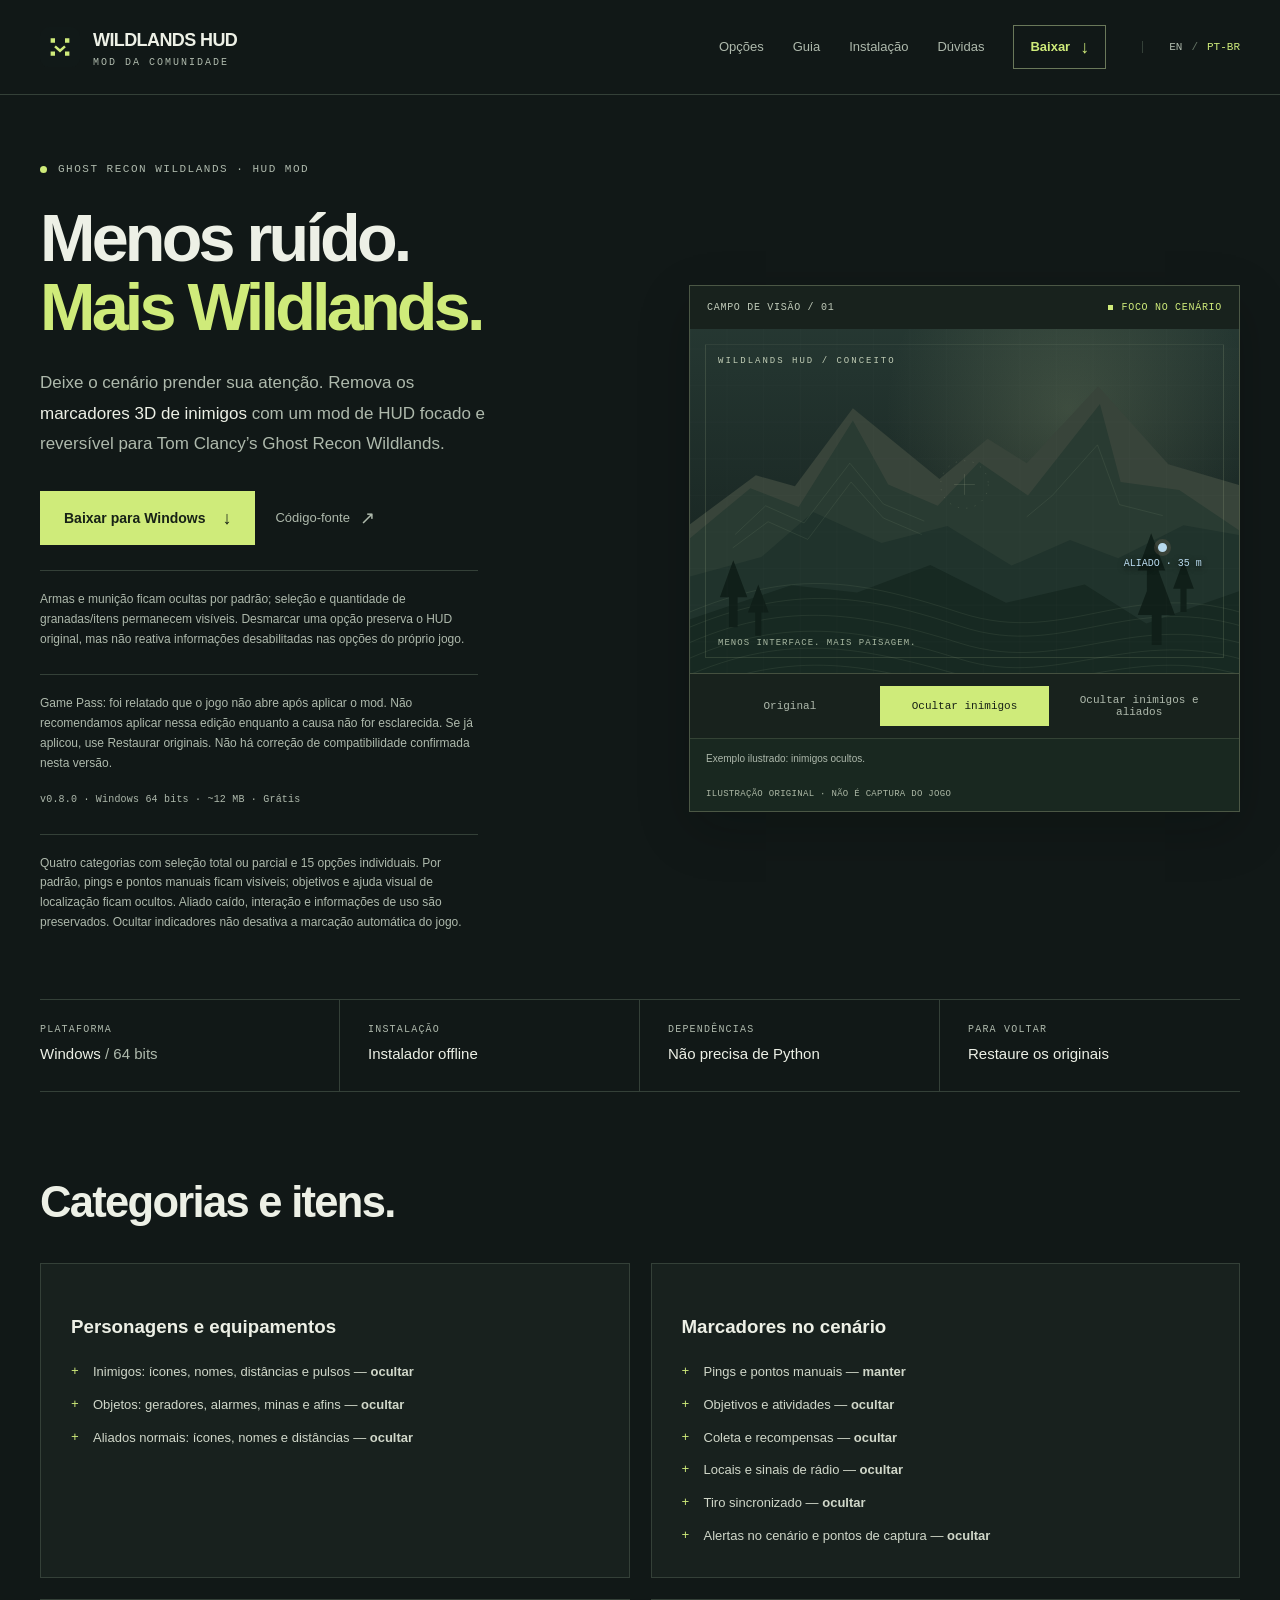
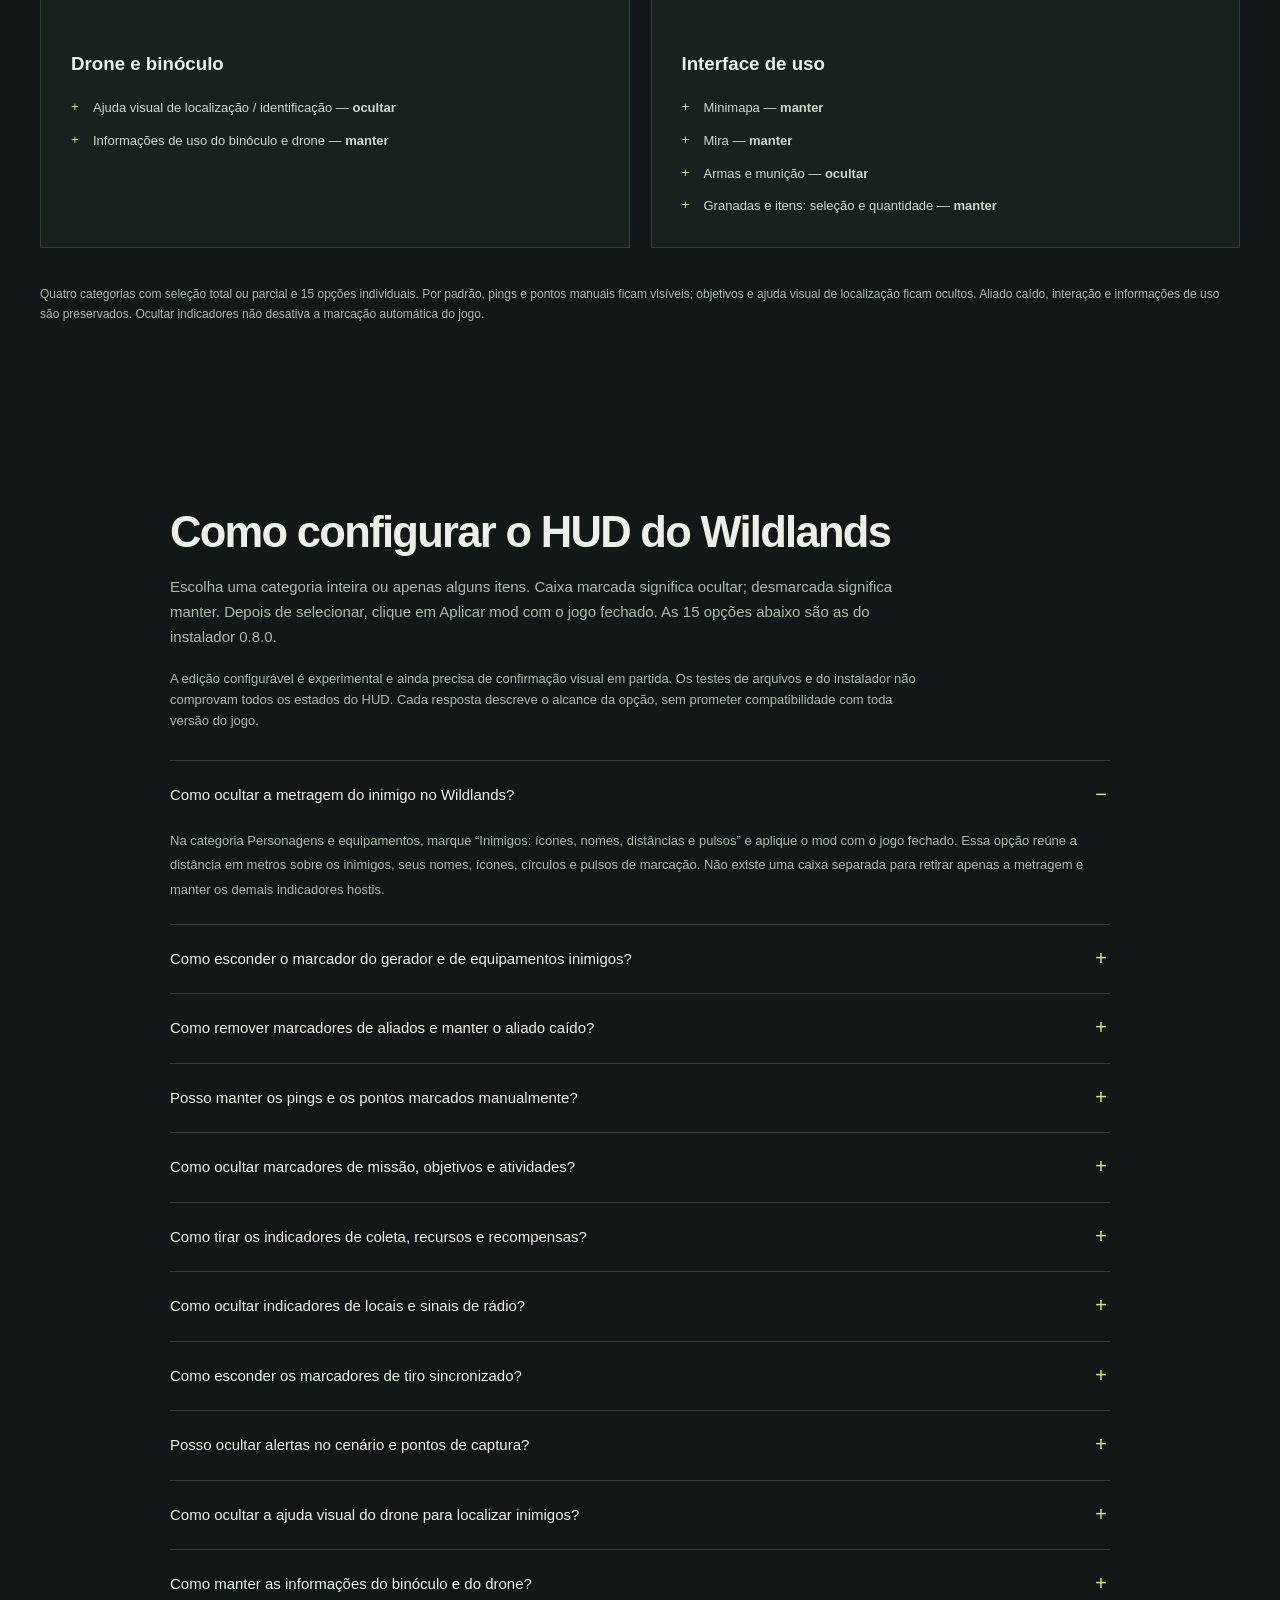
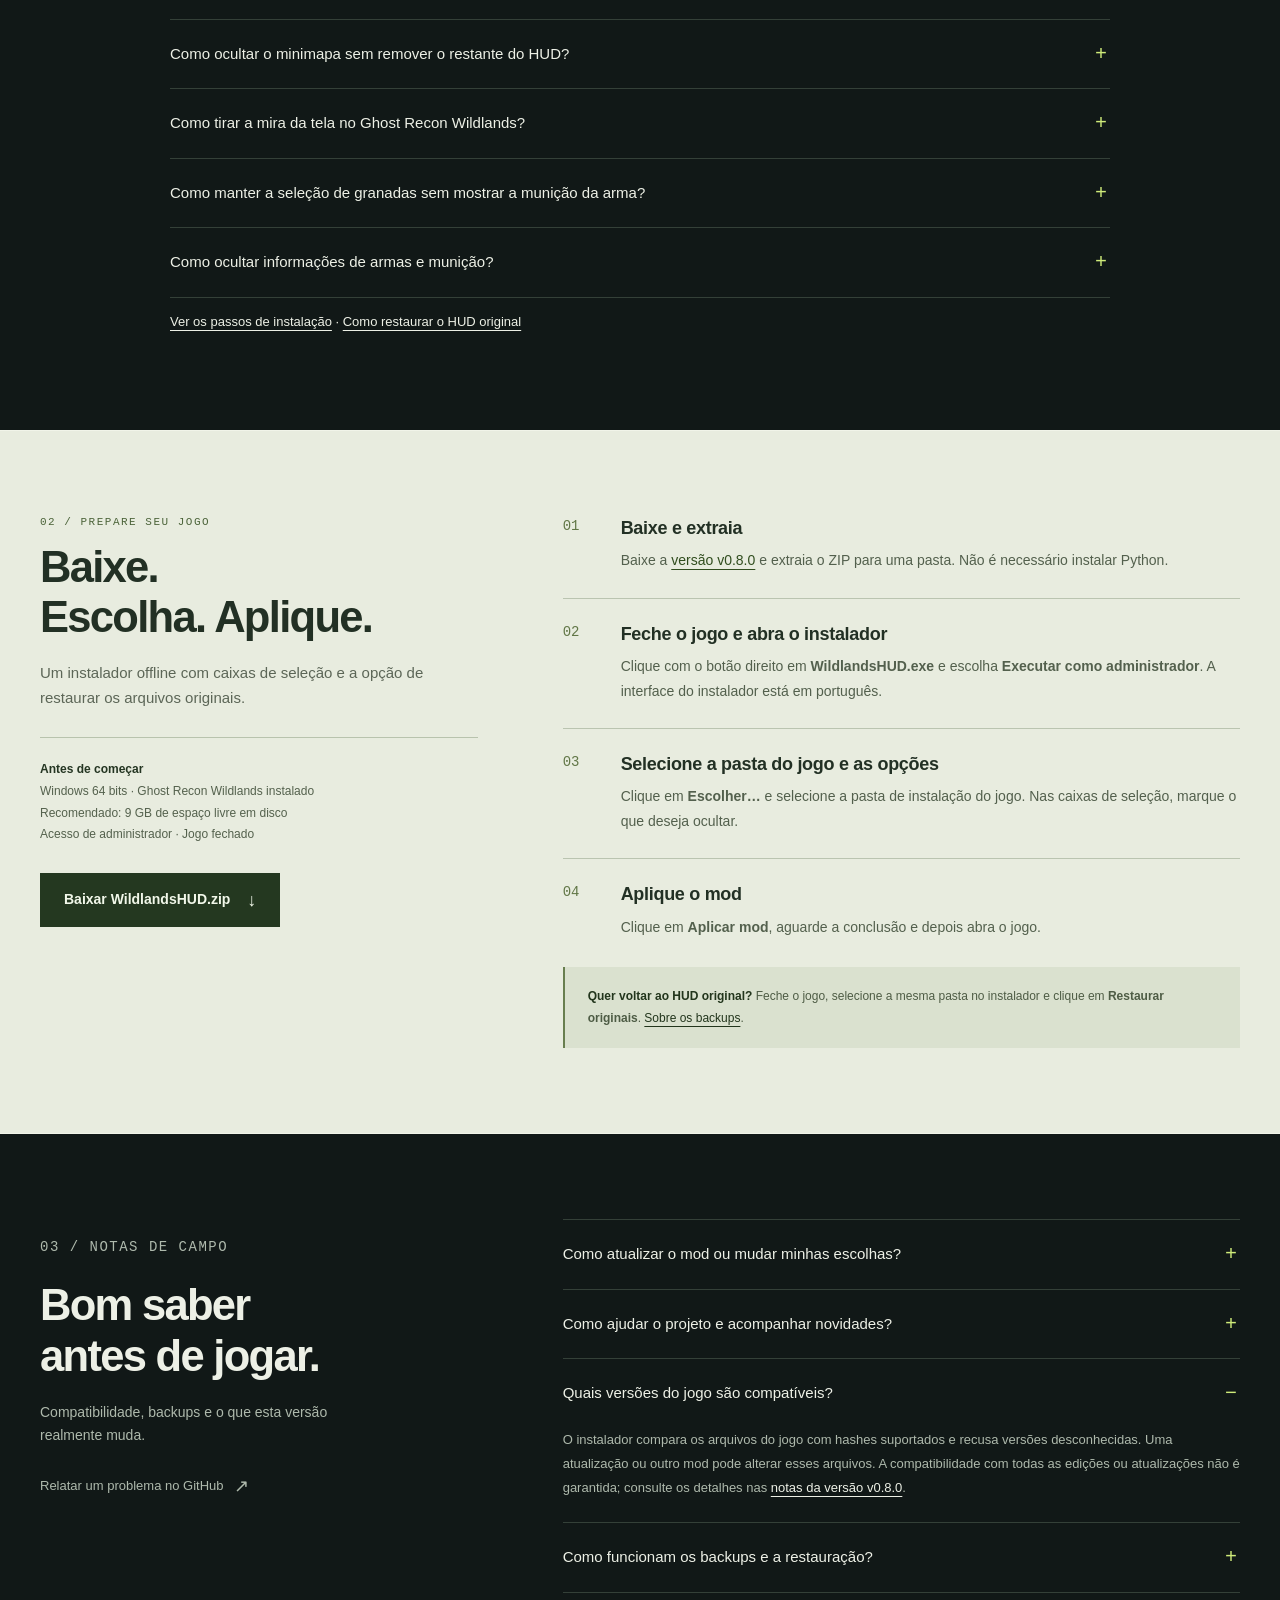
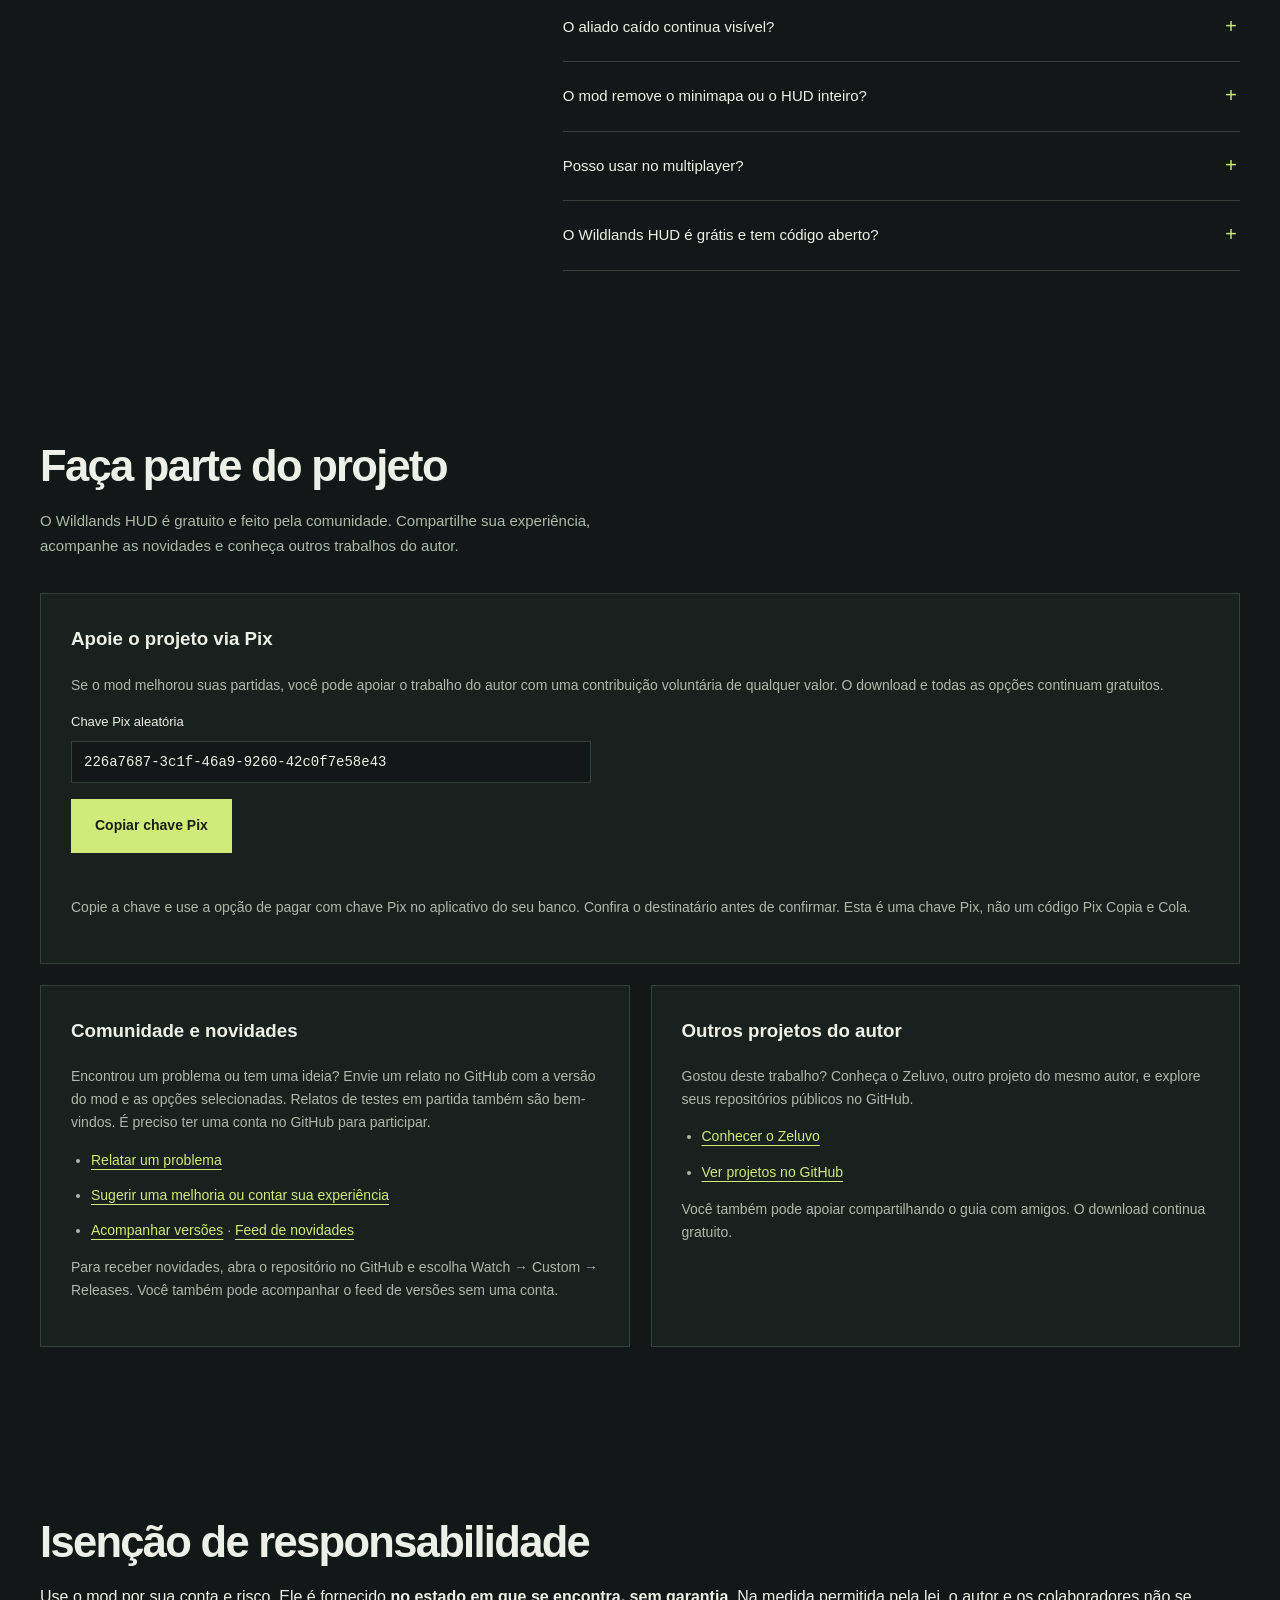
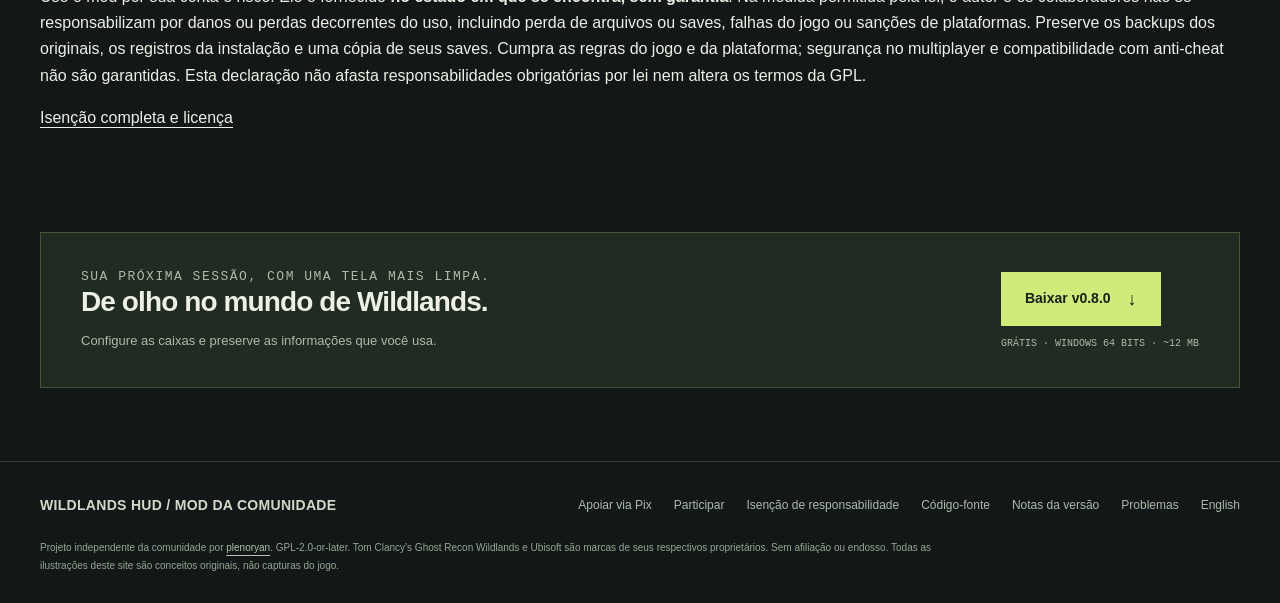
<file: docs/pt-br/index.html>
<!doctype html>
<html lang="pt-BR">
<head>
  <meta charset="utf-8">
  <meta name="viewport" content="width=device-width, initial-scale=1">
  <meta name="theme-color" content="#111817">
  <title>Wildlands HUD Mod — Remova marcadores de inimigos | Download</title>
  <meta name="description" content="Quatro categorias com seleção total ou parcial e 15 opções individuais. Por padrão, pings e pontos manuais ficam visíveis; objetivos e ajuda visual de localização ficam ocultos. Aliado caído, interação e informações de uso são preservados. Ocultar indicadores não desativa a marcação automática do jogo.">
  <meta name="robots" content="index, follow, max-image-preview:large">
  <link rel="canonical" href="https://plenoryan.github.io/wildlands-hud/pt-br/">
  <link rel="alternate" hreflang="en" href="https://plenoryan.github.io/wildlands-hud/">
  <link rel="alternate" hreflang="pt-BR" href="https://plenoryan.github.io/wildlands-hud/pt-br/">
  <link rel="alternate" hreflang="x-default" href="https://plenoryan.github.io/wildlands-hud/">
  <meta property="og:type" content="website">
  <meta property="og:site_name" content="Wildlands HUD">
  <meta property="og:title" content="Wildlands HUD — Menos ruído. Mais Wildlands.">
  <meta property="og:description" content="Quatro categorias com seleção total ou parcial e 15 opções individuais. Por padrão, pings e pontos manuais ficam visíveis; objetivos e ajuda visual de localização ficam ocultos. Aliado caído, interação e informações de uso são preservados. Ocultar indicadores não desativa a marcação automática do jogo.">
  <meta property="og:url" content="https://plenoryan.github.io/wildlands-hud/pt-br/">
  <meta property="og:locale" content="pt_BR">
  <meta property="og:locale:alternate" content="en_US">
  <meta property="og:image" content="https://plenoryan.github.io/wildlands-hud/assets/social-card.png">
  <meta property="og:image:width" content="1200">
  <meta property="og:image:height" content="630">
  <meta property="og:image:alt" content="Wildlands HUD: Less noise. More Wildlands. Paisagem ilustrada original; não é uma captura do jogo.">
  <meta name="twitter:card" content="summary_large_image">
  <meta name="twitter:title" content="Wildlands HUD — Menos ruído. Mais Wildlands.">
  <meta name="twitter:description" content="Quatro categorias com seleção total ou parcial e 15 opções individuais. Por padrão, pings e pontos manuais ficam visíveis; objetivos e ajuda visual de localização ficam ocultos. Aliado caído, interação e informações de uso são preservados. Ocultar indicadores não desativa a marcação automática do jogo.">
  <meta name="twitter:image" content="https://plenoryan.github.io/wildlands-hud/assets/social-card.png">
  <link rel="icon" type="image/svg+xml" href="../assets/favicon.svg">
  <link rel="stylesheet" href="../assets/site.css">
  <script src="../assets/site.js" defer></script>
  <script type="application/ld+json">{
  "@context": "https://schema.org",
  "@graph": [
    {
      "@type": "SoftwareApplication",
      "name": "Wildlands HUD",
      "url": "https://plenoryan.github.io/wildlands-hud/pt-br/",
      "description": "Quatro categorias com seleção total ou parcial e 15 opções individuais. Por padrão, pings e pontos manuais ficam visíveis; objetivos e ajuda visual de localização ficam ocultos. Aliado caído, interação e informações de uso são preservados. Ocultar indicadores não desativa a marcação automática do jogo.",
      "applicationCategory": "GameApplication",
      "operatingSystem": "Windows 64-bit",
      "softwareVersion": "0.8.0",
      "inLanguage": "pt-BR",
      "downloadUrl": "https://github.com/plenoryan/wildlands-hud/releases/download/v0.8.0/WildlandsHUD.zip",
      "releaseNotes": "https://github.com/plenoryan/wildlands-hud/releases/tag/v0.8.0",
      "softwareHelp": "https://plenoryan.github.io/wildlands-hud/pt-br/#install",
      "license": "https://www.gnu.org/licenses/old-licenses/gpl-2.0.html",
      "offers": {
        "@type": "Offer",
        "price": "0",
        "priceCurrency": "USD"
      },
      "author": {
        "@type": "Person",
        "name": "plenoryan",
        "url": "https://github.com/plenoryan"
      }
    },
    {
      "@type": "FAQPage",
      "mainEntity": [
        {
          "@type": "Question",
          "name": "Como ocultar a metragem do inimigo no Wildlands?",
          "acceptedAnswer": {
            "@type": "Answer",
            "text": "Na categoria Personagens e equipamentos, marque “Inimigos: ícones, nomes, distâncias e pulsos” e aplique o mod com o jogo fechado. Essa opção reúne a distância em metros sobre os inimigos, seus nomes, ícones, círculos e pulsos de marcação. Não existe uma caixa separada para retirar apenas a metragem e manter os demais indicadores hostis."
          }
        },
        {
          "@type": "Question",
          "name": "Como esconder o marcador do gerador e de equipamentos inimigos?",
          "acceptedAnswer": {
            "@type": "Answer",
            "text": "Marque “Objetos: geradores, alarmes, minas e afins”. A opção oculta ícone, nome e distância dos objetos atendidos pelo marcador compartilhado do jogo, incluindo geradores e equipamentos inimigos. Também afeta minas próprias e outros objetos desse grupo; não permite escolher apenas geradores. Os equipamentos continuam no cenário e mantêm suas funções."
          }
        },
        {
          "@type": "Question",
          "name": "Como remover marcadores de aliados e manter o aliado caído?",
          "acceptedAnswer": {
            "@type": "Answer",
            "text": "Marque “Aliados normais: ícones, nomes e distâncias”. O mod preserva o símbolo/medidor de aliado caído e suas setas condicionais fora da tela. Os nomes e as distâncias dos aliados ficam ocultos inclusive quando estão caídos. O indicador de caído é protegido e não tem uma caixa para ser removido."
          }
        },
        {
          "@type": "Question",
          "name": "Posso manter os pings e os pontos marcados manualmente?",
          "acceptedAnswer": {
            "@type": "Answer",
            "text": "Sim. Deixe “Pings e pontos manuais” desmarcado, como no padrão. Assim você mantém esses marcadores mesmo ocultando inimigos e objetivos. Para ocultar também pings e pontos manuais, marque essa opção em Marcadores no cenário. Ela controla a exibição, não a capacidade de criar um ponto."
          }
        },
        {
          "@type": "Question",
          "name": "Como ocultar marcadores de missão, objetivos e atividades?",
          "acceptedAnswer": {
            "@type": "Answer",
            "text": "Marque “Objetivos e atividades”, em Marcadores no cenário. Essa seleção esconde os indicadores desse grupo no cenário sem concluir, excluir ou alterar a missão. Fica marcada por padrão e é independente dos pings; não é uma opção para apagar todo o mapa ou o menu de missões."
          }
        },
        {
          "@type": "Question",
          "name": "Como tirar os indicadores de coleta, recursos e recompensas?",
          "acceptedAnswer": {
            "@type": "Answer",
            "text": "Use “Coleta e recompensas” para ocultar os marcadores de itens colecionáveis, recursos e recompensas atendidos por esse grupo. Os itens continuam no jogo. A opção vem marcada por padrão e pode ser desmarcada sem restaurar todos os outros marcadores."
          }
        },
        {
          "@type": "Question",
          "name": "Como ocultar indicadores de locais e sinais de rádio?",
          "acceptedAnswer": {
            "@type": "Answer",
            "text": "Marque “Locais e sinais de rádio” para esconder esses marcadores no cenário. Essa opção vem marcada por padrão. Ela altera os indicadores visuais desse grupo, não o áudio do rádio nem a existência dos locais."
          }
        },
        {
          "@type": "Question",
          "name": "Como esconder os marcadores de tiro sincronizado?",
          "acceptedAnswer": {
            "@type": "Answer",
            "text": "Marque “Tiro sincronizado” para ocultar os marcadores visuais de sync shot. A caixa vem marcada por padrão. Isso não é uma opção para desativar a mecânica do tiro sincronizado nem alterar o comportamento dos companheiros."
          }
        },
        {
          "@type": "Question",
          "name": "Posso ocultar alertas no cenário e pontos de captura?",
          "acceptedAnswer": {
            "@type": "Answer",
            "text": "Sim. “Alertas no cenário e pontos de captura” controla os marcadores visuais desse grupo e vem marcado por padrão. Não significa remover todos os avisos do jogo: os pedidos de interação, como “aperte X”, continuam protegidos."
          }
        },
        {
          "@type": "Question",
          "name": "Como ocultar a ajuda visual do drone para localizar inimigos?",
          "acceptedAnswer": {
            "@type": "Answer",
            "text": "Em Drone e binóculo, marque “Ajuda visual de localização / identificação”. Ela controla os indicadores visuais de varredura, identificação e círculos compartilhados por drone e binóculo. Vem marcada por padrão. Para esconder também os marcadores sobre os inimigos, mantenha a opção Inimigos marcada. O mod não impede a marcação automática do jogo nem muda a inteligência dos inimigos."
          }
        },
        {
          "@type": "Question",
          "name": "Como manter as informações do binóculo e do drone?",
          "acceptedAnswer": {
            "@type": "Answer",
            "text": "Deixe “Informações de uso do binóculo e drone” desmarcado. Essa é a configuração padrão e pode ser combinada com a ajuda visual de localização oculta. Marque essa caixa apenas se quiser ocultar também a interface operacional desses equipamentos. Drone e binóculo compartilham recursos, portanto não têm seletores operacionais separados; os avisos de interação continuam preservados."
          }
        },
        {
          "@type": "Question",
          "name": "Como ocultar o minimapa sem remover o restante do HUD?",
          "acceptedAnswer": {
            "@type": "Answer",
            "text": "Em Interface de uso, marque “Minimapa” e mantenha desmarcadas as outras informações que deseja ver. O minimapa fica visível por padrão. A opção não apaga o mapa do menu nem modifica o terreno do jogo."
          }
        },
        {
          "@type": "Question",
          "name": "Como tirar a mira da tela no Ghost Recon Wildlands?",
          "acceptedAnswer": {
            "@type": "Answer",
            "text": "Marque “Mira”, em Interface de uso, para ocultar os elementos de mira atendidos pelo mod. Deixe a caixa desmarcada para preservá-los, como no padrão. A seleção controla o HUD; não altera precisão, recuo, dano ou comportamento das armas."
          }
        },
        {
          "@type": "Question",
          "name": "Como manter a seleção de granadas sem mostrar a munição da arma?",
          "acceptedAnswer": {
            "@type": "Answer",
            "text": "Deixe “Granadas e itens: seleção e quantidade” desmarcado e mantenha “Armas e munição (sem granadas / itens)” marcado. Esse é o novo padrão. A seleção e a quantidade do item equipado são preservadas, incluindo granadas e outros itens que usam o mesmo painel. Não há uma caixa exclusiva para cada tipo de granada, mina ou outro item. Marque a opção de granadas/itens apenas se também quiser ocultar esse grupo."
          }
        },
        {
          "@type": "Question",
          "name": "Como ocultar informações de armas e munição?",
          "acceptedAnswer": {
            "@type": "Answer",
            "text": "Em Interface de uso, marque “Armas e munição (sem granadas / itens)” para ocultar o painel das armas. Essa opção vem marcada por padrão. Desmarque e aplique novamente para preservar o painel original; a exibição também precisa estar ativada nas opções de HUD do próprio jogo. Granadas e itens têm uma opção separada. Ocultar o contador não altera a quantidade de munição."
          }
        },
        {
          "@type": "Question",
          "name": "Como atualizar o mod ou mudar minhas escolhas?",
          "acceptedAnswer": {
            "@type": "Answer",
            "text": "Feche o jogo, abra o instalador atual, selecione a mesma pasta, ajuste as caixas e clique em Aplicar mod. O aplicativo procura o registro anterior automaticamente. Se pedir, use “Já uso o mod: selecionar registro anterior…” e escolha o manifest.json da instalação anterior. “Voltar à seleção padrão” apenas redefine as caixas; é preciso aplicar para alterar o jogo."
          }
        },
        {
          "@type": "Question",
          "name": "Como ajudar o projeto e acompanhar novidades?",
          "acceptedAnswer": {
            "@type": "Answer",
            "text": "Você pode acompanhar as releases no GitHub, compartilhar este guia e relatar problemas informando a versão do mod e as caixas selecionadas. Relatos do que funcionou em partida também ajudam a documentar os limites de cada opção."
          }
        },
        {
          "@type": "Question",
          "name": "Quais versões do jogo são compatíveis?",
          "acceptedAnswer": {
            "@type": "Answer",
            "text": "O instalador compara os arquivos do jogo com hashes suportados e recusa versões desconhecidas. Uma atualização ou outro mod pode alterar esses arquivos. A compatibilidade com todas as edições ou atualizações não é garantida; consulte os detalhes nas notas da versão v0.8.0."
          }
        },
        {
          "@type": "Question",
          "name": "Como funcionam os backups e a restauração?",
          "acceptedAnswer": {
            "@type": "Answer",
            "text": "As cópias originais ficam ao lado dos arquivos alterados, com o sufixo .phoenixhud.original. Os registros locais ficam em %LOCALAPPDATA%\\WildlandsHUD. Preserve os backups: o botão Restaurar originais usa essas cópias para restaurar os arquivos. Feche o jogo e selecione a mesma pasta de instalação antes de restaurar."
          }
        },
        {
          "@type": "Question",
          "name": "O aliado caído continua visível?",
          "acceptedAnswer": {
            "@type": "Answer",
            "text": "Sim. O símbolo/medidor e as setas condicionais são preservados. Com aliados normais ocultos, os nomes/distâncias dos caídos também ficam ocultos."
          }
        },
        {
          "@type": "Question",
          "name": "O mod remove o minimapa ou o HUD inteiro?",
          "acceptedAnswer": {
            "@type": "Answer",
            "text": "Armas e munição ficam ocultas por padrão; seleção e quantidade de granadas/itens permanecem visíveis. Desmarcar uma opção preserva o HUD original, mas não reativa informações desabilitadas nas opções do próprio jogo. O padrão oculta inimigos, equipamentos, aliados normais, objetivos e ajuda visual de localização; mantém pings, informações operacionais de drone/binóculo, interação e aliado caído. Não é um interruptor para apagar toda a interface do jogo."
          }
        },
        {
          "@type": "Question",
          "name": "Posso usar no multiplayer?",
          "acceptedAnswer": {
            "@type": "Answer",
            "text": "O projeto não declara segurança no multiplayer nem compatibilidade com sistemas anti-cheat. Ele não oferece bypass de anti-cheat. “Instalador offline” significa que a instalação não depende de um serviço online; isso não é uma afirmação sobre os modos de jogo suportados."
          }
        },
        {
          "@type": "Question",
          "name": "O Wildlands HUD é grátis e tem código aberto?",
          "acceptedAnswer": {
            "@type": "Answer",
            "text": "Sim. O Wildlands HUD é um projeto gratuito da comunidade. Seu código-fonte está disponível sob a GNU General Public License, versão 2 ou posterior (GPL-2.0-or-later). Não é afiliado, endossado ou um produto oficial da Ubisoft."
          }
        }
      ]
    }
  ]
}</script>
</head>
<body>
  <a class="skip" href="#main">Pular para o conteúdo</a>
  <header class="site-header">
    <nav class="nav container" aria-label="Navegação principal">
      <a class="brand" href="./" aria-label="Wildlands HUD, início"><img src="../assets/favicon.svg" width="40" height="40" alt=""><span>WILDLANDS HUD<small>MOD DA COMUNIDADE</small></span></a>
      <div class="nav-links"><a href="#modes">Opções</a><a href="#guide">Guia</a><a href="#install">Instalação</a><a href="#faq">Dúvidas</a><a class="nav-download" href="https://github.com/plenoryan/wildlands-hud/releases/download/v0.8.0/WildlandsHUD.zip">Baixar <span class="arrow" aria-hidden="true">↓</span></a></div>
      <div class="language" aria-label="Idioma"><a href="../" lang="en" aria-label="English">EN</a><span aria-hidden="true">/</span><a href="./" lang="pt-BR" aria-current="page" aria-label="Português brasileiro">PT-BR</a></div>
    </nav>
  </header>
  <main id="main">
    <section class="hero container" aria-labelledby="hero-title">
      <div class="hero-copy">
        <p class="eyebrow">Ghost Recon Wildlands · HUD mod</p>
        <h1 id="hero-title">Menos ruído.<br><span>Mais Wildlands.</span></h1>
        <p class="hero-lead">Deixe o cenário prender sua atenção. Remova os <strong>marcadores 3D de inimigos</strong> com um mod de HUD focado e reversível para Tom Clancy’s Ghost Recon Wildlands.</p>
        <div class="actions"><a class="button button-primary" href="https://github.com/plenoryan/wildlands-hud/releases/download/v0.8.0/WildlandsHUD.zip">Baixar para Windows <span class="arrow" aria-hidden="true">↓</span></a><a class="text-link" href="https://github.com/plenoryan/wildlands-hud">Código-fonte <span class="arrow" aria-hidden="true">↗</span></a></div>
        <p class="release-note">Armas e munição ficam ocultas por padrão; seleção e quantidade de granadas/itens permanecem visíveis. Desmarcar uma opção preserva o HUD original, mas não reativa informações desabilitadas nas opções do próprio jogo.</p><p class="release-note">Game Pass: foi relatado que o jogo não abre após aplicar o mod. Não recomendamos aplicar nessa edição enquanto a causa não for esclarecida. Se já aplicou, use Restaurar originais. Não há correção de compatibilidade confirmada nesta versão.</p><p class="download-meta">v0.8.0 · Windows 64 bits · ~12 MB · Grátis</p>
        <p class="release-note">Quatro categorias com seleção total ou parcial e 15 opções individuais. Por padrão, pings e pontos manuais ficam visíveis; objetivos e ajuda visual de localização ficam ocultos. Aliado caído, interação e informações de uso são preservados. Ocultar indicadores não desativa a marcação automática do jogo.</p>
      </div>
      <figure class="concept">
        <div class="concept-top"><span>CAMPO DE VISÃO / 01</span><span class="live-label">FOCO NO CENÁRIO</span></div>
        <div class="scene" data-scene data-mode="v3" aria-hidden="true">
          <span class="scene-number">WILDLANDS HUD / CONCEITO</span><span class="marker enemy enemy-one"><i></i><span>84 m</span></span><span class="marker enemy enemy-two"><i></i><span>120 m</span></span><span class="marker enemy enemy-three"><i></i><span>62 m</span></span><span class="marker ally"><i></i><span>ALIADO · 35 m</span></span><span class="scene-coordinate">MENOS INTERFACE. MAIS PAISAGEM.</span>
        </div>
        <div class="concept-tabs" role="group" aria-label="Comparação ilustrada do HUD"><button type="button" data-mode-button="original" data-caption="Conceito original: marcadores de inimigos e de aliados normais visíveis." aria-pressed="false">Original</button><button type="button" data-mode-button="v3" data-caption="Exemplo ilustrado: inimigos ocultos." aria-pressed="true">Ocultar inimigos</button><button type="button" data-mode-button="v4" data-caption="Exemplo ilustrado: inimigos e aliados normais ocultos; caído preservado." aria-pressed="false">Ocultar inimigos e aliados</button></div>
        <figcaption><div class="concept-caption" data-scene-caption aria-live="polite">Exemplo ilustrado: inimigos ocultos.</div><span class="concept-label">ILUSTRAÇÃO ORIGINAL · NÃO É CAPTURA DO JOGO</span></figcaption>
      </figure>
    </section>
    <div class="spec-strip container" aria-label="Informações rápidas"><div class="spec"><small>Plataforma</small><strong>Windows <span>/ 64 bits</span></strong></div><div class="spec"><small>Instalação</small><strong>Instalador offline</strong></div><div class="spec"><small>Dependências</small><strong>Não precisa de Python</strong></div><div class="spec"><small>Para voltar</small><strong>Restaure os originais</strong></div></div>
    <section class="section container" id="modes" aria-labelledby="modes-title"><div class="section-header"><h2 class="section-title" id="modes-title">Categorias e itens.</h2></div><div class="mode-grid"><article class="mode-card"><h3>Personagens e equipamentos</h3><ul class="feature-list"><li>Inimigos: ícones, nomes, distâncias e pulsos — <strong>ocultar</strong></li><li>Objetos: geradores, alarmes, minas e afins — <strong>ocultar</strong></li><li>Aliados normais: ícones, nomes e distâncias — <strong>ocultar</strong></li></ul></article><article class="mode-card"><h3>Marcadores no cenário</h3><ul class="feature-list"><li>Pings e pontos manuais — <strong>manter</strong></li><li>Objetivos e atividades — <strong>ocultar</strong></li><li>Coleta e recompensas — <strong>ocultar</strong></li><li>Locais e sinais de rádio — <strong>ocultar</strong></li><li>Tiro sincronizado — <strong>ocultar</strong></li><li>Alertas no cenário e pontos de captura — <strong>ocultar</strong></li></ul></article><article class="mode-card"><h3>Drone e binóculo</h3><ul class="feature-list"><li>Ajuda visual de localização / identificação — <strong>ocultar</strong></li><li>Informações de uso do binóculo e drone — <strong>manter</strong></li></ul></article><article class="mode-card"><h3>Interface de uso</h3><ul class="feature-list"><li>Minimapa — <strong>manter</strong></li><li>Mira — <strong>manter</strong></li><li>Armas e munição — <strong>ocultar</strong></li><li>Granadas e itens: seleção e quantidade — <strong>manter</strong></li></ul></article></div><p class="scope-note">Quatro categorias com seleção total ou parcial e 15 opções individuais. Por padrão, pings e pontos manuais ficam visíveis; objetivos e ajuda visual de localização ficam ocultos. Aliado caído, interação e informações de uso são preservados. Ocultar indicadores não desativa a marcação automática do jogo.</p></section>
    <section class="section container hud-guide" id="guide" aria-labelledby="guide-title"><h2 class="section-title" id="guide-title">Como configurar o HUD do Wildlands</h2><p class="section-intro">Escolha uma categoria inteira ou apenas alguns itens. Caixa marcada significa ocultar; desmarcada significa manter. Depois de selecionar, clique em Aplicar mod com o jogo fechado. As 15 opções abaixo são as do instalador 0.8.0.</p><p class="guide-note">A edição configurável é experimental e ainda precisa de confirmação visual em partida. Os testes de arquivos e do instalador não comprovam todos os estados do HUD. Cada resposta descreve o alcance da opção, sem prometer compatibilidade com toda versão do jogo.</p><div class="faq-list">
<details id="guide-enemies" open><summary>Como ocultar a metragem do inimigo no Wildlands?</summary><p>Na categoria Personagens e equipamentos, marque “Inimigos: ícones, nomes, distâncias e pulsos” e aplique o mod com o jogo fechado. Essa opção reúne a distância em metros sobre os inimigos, seus nomes, ícones, círculos e pulsos de marcação. Não existe uma caixa separada para retirar apenas a metragem e manter os demais indicadores hostis.</p></details>
<details id="guide-objects"><summary>Como esconder o marcador do gerador e de equipamentos inimigos?</summary><p>Marque “Objetos: geradores, alarmes, minas e afins”. A opção oculta ícone, nome e distância dos objetos atendidos pelo marcador compartilhado do jogo, incluindo geradores e equipamentos inimigos. Também afeta minas próprias e outros objetos desse grupo; não permite escolher apenas geradores. Os equipamentos continuam no cenário e mantêm suas funções.</p></details>
<details id="guide-allies"><summary>Como remover marcadores de aliados e manter o aliado caído?</summary><p>Marque “Aliados normais: ícones, nomes e distâncias”. O mod preserva o símbolo/medidor de aliado caído e suas setas condicionais fora da tela. Os nomes e as distâncias dos aliados ficam ocultos inclusive quando estão caídos. O indicador de caído é protegido e não tem uma caixa para ser removido.</p></details>
<details id="guide-pings"><summary>Posso manter os pings e os pontos marcados manualmente?</summary><p>Sim. Deixe “Pings e pontos manuais” desmarcado, como no padrão. Assim você mantém esses marcadores mesmo ocultando inimigos e objetivos. Para ocultar também pings e pontos manuais, marque essa opção em Marcadores no cenário. Ela controla a exibição, não a capacidade de criar um ponto.</p></details>
<details id="guide-objectives"><summary>Como ocultar marcadores de missão, objetivos e atividades?</summary><p>Marque “Objetivos e atividades”, em Marcadores no cenário. Essa seleção esconde os indicadores desse grupo no cenário sem concluir, excluir ou alterar a missão. Fica marcada por padrão e é independente dos pings; não é uma opção para apagar todo o mapa ou o menu de missões.</p></details>
<details id="guide-collectibles"><summary>Como tirar os indicadores de coleta, recursos e recompensas?</summary><p>Use “Coleta e recompensas” para ocultar os marcadores de itens colecionáveis, recursos e recompensas atendidos por esse grupo. Os itens continuam no jogo. A opção vem marcada por padrão e pode ser desmarcada sem restaurar todos os outros marcadores.</p></details>
<details id="guide-locations"><summary>Como ocultar indicadores de locais e sinais de rádio?</summary><p>Marque “Locais e sinais de rádio” para esconder esses marcadores no cenário. Essa opção vem marcada por padrão. Ela altera os indicadores visuais desse grupo, não o áudio do rádio nem a existência dos locais.</p></details>
<details id="guide-syncshot"><summary>Como esconder os marcadores de tiro sincronizado?</summary><p>Marque “Tiro sincronizado” para ocultar os marcadores visuais de sync shot. A caixa vem marcada por padrão. Isso não é uma opção para desativar a mecânica do tiro sincronizado nem alterar o comportamento dos companheiros.</p></details>
<details id="guide-world_warnings"><summary>Posso ocultar alertas no cenário e pontos de captura?</summary><p>Sim. “Alertas no cenário e pontos de captura” controla os marcadores visuais desse grupo e vem marcado por padrão. Não significa remover todos os avisos do jogo: os pedidos de interação, como “aperte X”, continuam protegidos.</p></details>
<details id="guide-scanning"><summary>Como ocultar a ajuda visual do drone para localizar inimigos?</summary><p>Em Drone e binóculo, marque “Ajuda visual de localização / identificação”. Ela controla os indicadores visuais de varredura, identificação e círculos compartilhados por drone e binóculo. Vem marcada por padrão. Para esconder também os marcadores sobre os inimigos, mantenha a opção Inimigos marcada. O mod não impede a marcação automática do jogo nem muda a inteligência dos inimigos.</p></details>
<details id="guide-optics"><summary>Como manter as informações do binóculo e do drone?</summary><p>Deixe “Informações de uso do binóculo e drone” desmarcado. Essa é a configuração padrão e pode ser combinada com a ajuda visual de localização oculta. Marque essa caixa apenas se quiser ocultar também a interface operacional desses equipamentos. Drone e binóculo compartilham recursos, portanto não têm seletores operacionais separados; os avisos de interação continuam preservados.</p></details>
<details id="guide-minimap"><summary>Como ocultar o minimapa sem remover o restante do HUD?</summary><p>Em Interface de uso, marque “Minimapa” e mantenha desmarcadas as outras informações que deseja ver. O minimapa fica visível por padrão. A opção não apaga o mapa do menu nem modifica o terreno do jogo.</p></details>
<details id="guide-crosshair"><summary>Como tirar a mira da tela no Ghost Recon Wildlands?</summary><p>Marque “Mira”, em Interface de uso, para ocultar os elementos de mira atendidos pelo mod. Deixe a caixa desmarcada para preservá-los, como no padrão. A seleção controla o HUD; não altera precisão, recuo, dano ou comportamento das armas.</p></details>
<details id="guide-grenades"><summary>Como manter a seleção de granadas sem mostrar a munição da arma?</summary><p>Deixe “Granadas e itens: seleção e quantidade” desmarcado e mantenha “Armas e munição (sem granadas / itens)” marcado. Esse é o novo padrão. A seleção e a quantidade do item equipado são preservadas, incluindo granadas e outros itens que usam o mesmo painel. Não há uma caixa exclusiva para cada tipo de granada, mina ou outro item. Marque a opção de granadas/itens apenas se também quiser ocultar esse grupo.</p></details>
<details id="guide-weapons"><summary>Como ocultar informações de armas e munição?</summary><p>Em Interface de uso, marque “Armas e munição (sem granadas / itens)” para ocultar o painel das armas. Essa opção vem marcada por padrão. Desmarque e aplique novamente para preservar o painel original; a exibição também precisa estar ativada nas opções de HUD do próprio jogo. Granadas e itens têm uma opção separada. Ocultar o contador não altera a quantidade de munição.</p></details>
</div><p><a href="#install">Ver os passos de instalação</a> · <a href="#restore">Como restaurar o HUD original</a></p></section>
    <section class="section section-install" id="install" aria-labelledby="install-title">
      <div class="container install-grid">
        <div><p class="section-kicker">02 / Prepare seu jogo</p><h2 class="section-title" id="install-title">Baixe.<br>Escolha. Aplique.</h2><p class="section-intro">Um instalador offline com caixas de seleção e a opção de restaurar os arquivos originais.</p><p class="requirements"><strong>Antes de começar</strong><br>Windows 64 bits · Ghost Recon Wildlands instalado<br>Recomendado: 9 GB de espaço livre em disco<br>Acesso de administrador · Jogo fechado</p><a class="button" href="https://github.com/plenoryan/wildlands-hud/releases/download/v0.8.0/WildlandsHUD.zip">Baixar WildlandsHUD.zip <span class="arrow" aria-hidden="true">↓</span></a></div>
        <div><ol class="steps"><li><h3>Baixe e extraia</h3><p>Baixe a <a href="https://github.com/plenoryan/wildlands-hud/releases/tag/v0.8.0">versão v0.8.0</a> e extraia o ZIP para uma pasta. Não é necessário instalar Python.</p></li><li><h3>Feche o jogo e abra o instalador</h3><p>Clique com o botão direito em <strong>WildlandsHUD.exe</strong> e escolha <strong>Executar como administrador</strong>. A interface do instalador está em português.</p></li><li><h3>Selecione a pasta do jogo e as opções</h3><p>Clique em <span class="ui-label">Escolher…</span> e selecione a pasta de instalação do jogo. Nas caixas de seleção, marque o que deseja ocultar.</p></li><li><h3>Aplique o mod</h3><p>Clique em <span class="ui-label">Aplicar mod</span>, aguarde a conclusão e depois abra o jogo.</p></li></ol><div class="restore-note"><strong>Quer voltar ao HUD original?</strong> Feche o jogo, selecione a mesma pasta no instalador e clique em <span class="ui-label">Restaurar originais</span>. <a href="#restore">Sobre os backups</a>.</div></div>
      </div>
    </section>
    <section class="section container faq-layout" id="faq" aria-labelledby="faq-title">
      <div class="faq-intro"><p class="section-kicker">03 / Notas de campo</p><h2 class="section-title" id="faq-title">Bom saber<br>antes de jogar.</h2><p>Compatibilidade, backups e o que esta versão realmente muda.</p><a class="text-link" href="https://github.com/plenoryan/wildlands-hud/issues">Relatar um problema no GitHub <span class="arrow" aria-hidden="true">↗</span></a></div>
      <div class="faq-list">
<details><summary>Como atualizar o mod ou mudar minhas escolhas?</summary><p>Feche o jogo, abra o instalador atual, selecione a mesma pasta, ajuste as caixas e clique em Aplicar mod. O aplicativo procura o registro anterior automaticamente. Se pedir, use “Já uso o mod: selecionar registro anterior…” e escolha o manifest.json da instalação anterior. “Voltar à seleção padrão” apenas redefine as caixas; é preciso aplicar para alterar o jogo.</p></details>
<details><summary>Como ajudar o projeto e acompanhar novidades?</summary><p>Você pode acompanhar as releases no GitHub, compartilhar este guia e relatar problemas informando a versão do mod e as caixas selecionadas. Relatos do que funcionou em partida também ajudam a documentar os limites de cada opção.</p></details>
        <details open><summary>Quais versões do jogo são compatíveis?</summary><p>O instalador compara os arquivos do jogo com hashes suportados e recusa versões desconhecidas. Uma atualização ou outro mod pode alterar esses arquivos. A compatibilidade com todas as edições ou atualizações não é garantida; consulte os detalhes nas <a href="https://github.com/plenoryan/wildlands-hud/releases/tag/v0.8.0">notas da versão v0.8.0</a>.</p></details>
        <details id="restore"><summary>Como funcionam os backups e a restauração?</summary><p>As cópias originais ficam ao lado dos arquivos alterados, com o sufixo <code>.phoenixhud.original</code>. Os registros locais ficam em <code>%LOCALAPPDATA%\WildlandsHUD</code>. Preserve os backups: o botão <span class="ui-label">Restaurar originais</span> usa essas cópias para restaurar os arquivos. Feche o jogo e selecione a mesma pasta de instalação antes de restaurar.</p></details>
        <details><summary>O aliado caído continua visível?</summary><p>Sim. O símbolo/medidor e as setas condicionais são preservados. Com aliados normais ocultos, os nomes/distâncias dos caídos também ficam ocultos.</p></details>
        <details><summary>O mod remove o minimapa ou o HUD inteiro?</summary><p>Armas e munição ficam ocultas por padrão; seleção e quantidade de granadas/itens permanecem visíveis. Desmarcar uma opção preserva o HUD original, mas não reativa informações desabilitadas nas opções do próprio jogo. O padrão oculta inimigos, equipamentos, aliados normais, objetivos e ajuda visual de localização; mantém pings, informações operacionais de drone/binóculo, interação e aliado caído. Não é um interruptor para apagar toda a interface do jogo.</p></details>
        <details><summary>Posso usar no multiplayer?</summary><p>O projeto não declara segurança no multiplayer nem compatibilidade com sistemas anti-cheat. Ele não oferece bypass de anti-cheat. “Instalador offline” significa que a instalação não depende de um serviço online; isso não é uma afirmação sobre os modos de jogo suportados.</p></details>
        <details><summary>O Wildlands HUD é grátis e tem código aberto?</summary><p>Sim. O Wildlands HUD é um projeto gratuito da comunidade. Seu <a href="https://github.com/plenoryan/wildlands-hud">código-fonte</a> está disponível sob a GNU General Public License, versão 2 ou posterior (GPL-2.0-or-later). Não é afiliado, endossado ou um produto oficial da Ubisoft.</p></details>
      </div>
    </section>
    <section class="section container" id="community" aria-labelledby="community-title"><div class="section-header"><div><h2 class="section-title" id="community-title">Faça parte do projeto</h2><p class="section-intro">O Wildlands HUD é gratuito e feito pela comunidade. Compartilhe sua experiência, acompanhe as novidades e conheça outros trabalhos do autor.</p></div></div><div class="mode-grid community-grid">
<article class="mode-card support-card" id="support"><h3>Apoie o projeto via Pix</h3><p>Se o mod melhorou suas partidas, você pode apoiar o trabalho do autor com uma contribuição voluntária de qualquer valor. O download e todas as opções continuam gratuitos.</p><label for="pix-key">Chave Pix aleatória</label><input id="pix-key" class="pix-key" type="text" readonly value="226a7687-3c1f-46a9-9260-42c0f7e58e43" spellcheck="false"><button class="button button-primary" type="button" data-copy-pix data-copy-success="Chave Pix copiada." data-copy-failure="Selecione e copie a chave acima manualmente.">Copiar chave Pix</button><p data-copy-status role="status" aria-live="polite"></p><p>Copie a chave e use a opção de pagar com chave Pix no aplicativo do seu banco. Confira o destinatário antes de confirmar. Esta é uma chave Pix, não um código Pix Copia e Cola.</p></article>

<article class="mode-card"><h3>Comunidade e novidades</h3><p>Encontrou um problema ou tem uma ideia? Envie um relato no GitHub com a versão do mod e as opções selecionadas. Relatos de testes em partida também são bem-vindos. É preciso ter uma conta no GitHub para participar.</p><ul class="community-links"><li><a href="https://github.com/plenoryan/wildlands-hud/issues/new?template=bug_report.yml">Relatar um problema</a></li><li><a href="https://github.com/plenoryan/wildlands-hud/issues/new?template=feedback.yml">Sugerir uma melhoria ou contar sua experiência</a></li><li><a href="https://github.com/plenoryan/wildlands-hud/releases">Acompanhar versões</a> · <a href="https://github.com/plenoryan/wildlands-hud/releases.atom">Feed de novidades</a></li></ul><p>Para receber novidades, abra o repositório no GitHub e escolha Watch → Custom → Releases. Você também pode acompanhar o feed de versões sem uma conta.</p></article>
<article class="mode-card"><h3>Outros projetos do autor</h3><p>Gostou deste trabalho? Conheça o Zeluvo, outro projeto do mesmo autor, e explore seus repositórios públicos no GitHub.</p><ul class="community-links"><li><a href="https://zeluvo.com/">Conhecer o Zeluvo</a></li><li><a href="https://github.com/plenoryan?tab=repositories">Ver projetos no GitHub</a></li></ul><p>Você também pode apoiar compartilhando o guia com amigos. O download continua gratuito.</p></article>
</div></section>
    <section class="section container" id="disclaimer" aria-labelledby="disclaimer-title"><h2 class="section-title" id="disclaimer-title">Isenção de responsabilidade</h2><p>Use o mod por sua conta e risco. Ele é fornecido <strong>no estado em que se encontra, sem garantia</strong>. Na medida permitida pela lei, o autor e os colaboradores não se responsabilizam por danos ou perdas decorrentes do uso, incluindo perda de arquivos ou saves, falhas do jogo ou sanções de plataformas. Preserve os backups dos originais, os registros da instalação e uma cópia de seus saves. Cumpra as regras do jogo e da plataforma; segurança no multiplayer e compatibilidade com anti-cheat não são garantidas. Esta declaração não afasta responsabilidades obrigatórias por lei nem altera os termos da GPL.</p><p><a href="https://github.com/plenoryan/wildlands-hud/blob/main/DISCLAIMER.md">Isenção completa e licença</a></p></section>
    <section class="download-band container" aria-labelledby="download-title"><div><p class="section-kicker">Sua próxima sessão, com uma tela mais limpa.</p><h2 id="download-title">De olho no mundo de Wildlands.</h2><p>Configure as caixas e preserve as informações que você usa.</p></div><div><a class="button button-primary" href="https://github.com/plenoryan/wildlands-hud/releases/download/v0.8.0/WildlandsHUD.zip">Baixar v0.8.0 <span class="arrow" aria-hidden="true">↓</span></a><small>GRÁTIS · WINDOWS 64 BITS · ~12 MB</small></div></section>
  </main>
  <footer class="site-footer"><div class="container"><div class="footer-top"><span class="footer-brand">WILDLANDS HUD <span aria-hidden="true">/</span> MOD DA COMUNIDADE</span><div class="footer-links"><a href="#support">Apoiar via Pix</a><a href="#community">Participar</a><a href="#disclaimer">Isenção de responsabilidade</a><a href="https://github.com/plenoryan/wildlands-hud">Código-fonte</a><a href="https://github.com/plenoryan/wildlands-hud/releases/tag/v0.8.0">Notas da versão</a><a href="https://github.com/plenoryan/wildlands-hud/issues">Problemas</a><a href="../" lang="en">English</a></div></div><p class="footer-bottom">Projeto independente da comunidade por <a href="https://github.com/plenoryan">plenoryan</a>. GPL-2.0-or-later. Tom Clancy’s Ghost Recon Wildlands e Ubisoft são marcas de seus respectivos proprietários. Sem afiliação ou endosso. Todas as ilustrações deste site são conceitos originais, não capturas do jogo.</p></div></footer>
</body>
</html>
</file>
<file: docs/assets/site.css>
/* Original artwork and interface. No game assets or external font requests. */
:root{color-scheme:dark;--bg:#111817;--panel:#18211e;--line:#344038;--ink:#edf0e6;--muted:#aeb9ac;--green:#cfeb7a;--dark:#172116;--mono:"Cascadia Code",Consolas,monospace;--sans:Inter,"Segoe UI",Arial,sans-serif}
*{box-sizing:border-box}html{scroll-behavior:smooth;scroll-padding-top:100px}body{margin:0;background:var(--bg);color:var(--ink);font:16px/1.65 var(--sans);-webkit-font-smoothing:antialiased}a{color:inherit;text-decoration-thickness:1px;text-underline-offset:4px}button{font:inherit}button,a{-webkit-tap-highlight-color:transparent}a:focus-visible,button:focus-visible,summary:focus-visible{outline:3px solid var(--green);outline-offset:5px}button{cursor:pointer}::selection{background:var(--green);color:var(--dark)}.container{width:min(1200px,calc(100% - 80px));margin-inline:auto}.skip{position:fixed;z-index:20;top:10px;left:10px;transform:translateY(-150%);background:var(--green);padding:12px 20px;color:var(--dark)}.skip:focus{transform:translateY(0)}.site-header{border-bottom:1px solid var(--line);background:var(--bg)}.nav{min-height:94px;display:flex;align-items:center;gap:36px}.brand{display:flex;gap:13px;align-items:center;font-size:18px;font-weight:760;letter-spacing:-.6px;text-decoration:none;white-space:nowrap}.brand img{width:40px;height:40px}.brand span small{font:10px var(--mono);display:block;color:var(--muted);letter-spacing:2px;margin-top:1px}.nav-links{margin-left:auto;display:flex;gap:29px;align-items:center}.nav-links>a{font-size:13px;color:var(--muted);text-decoration:none}.nav-links>a:hover{color:var(--ink)}.language{display:flex;gap:9px;align-items:center;font:11px var(--mono);border-left:1px solid var(--line);padding-left:26px}.language a{text-decoration:none;color:var(--muted)}.language a[aria-current="page"]{color:var(--green)}.language span{color:#657465}.nav-download{display:inline-flex!important;align-items:center;gap:10px;padding:10px 16px;border:1px solid #6a785a;color:var(--green)!important;font-weight:650}.arrow{font-size:18px;line-height:1}.eyebrow{display:flex;gap:11px;align-items:center;font:11px/1.5 var(--mono);letter-spacing:1.5px;text-transform:uppercase;color:var(--muted);margin:0 0 26px}.eyebrow::before{content:"";width:7px;height:7px;background:var(--green);border-radius:50%}.hero{padding-top:66px;padding-bottom:62px;display:grid;grid-template-columns:1.08fr 1fr;gap:54px;align-items:center}.hero-copy{padding-bottom:4px}h1{font-size:clamp(48px,5.2vw,74px);line-height:1.05;letter-spacing:-3.8px;font-weight:750;margin:0 0 25px}h1 span{color:var(--green)}.hero-lead{font-size:17px;line-height:1.8;color:var(--muted);max-width:460px;margin:0 0 31px}.hero-lead strong{color:var(--ink);font-weight:500}.actions{display:flex;align-items:center;gap:20px;flex-wrap:wrap}.button{display:inline-flex;justify-content:center;align-items:center;gap:17px;min-height:54px;padding:13px 23px;font-size:14px;font-weight:720;text-decoration:none;border:1px solid transparent;transition:background .2s,transform .2s}.button:hover{transform:translateY(-2px)}.button-primary{background:var(--green);color:var(--dark)}.button-primary:hover{background:#def999}.text-link{font-size:13px;display:inline-flex;align-items:center;gap:10px;color:var(--muted);text-decoration:none}.text-link:hover{color:var(--ink)}.download-meta{font:10px/1.8 var(--mono);color:var(--muted);margin:17px 0 0;letter-spacing:.2px}.release-note{font-size:12px;color:var(--muted);margin:25px 0 0;padding-top:19px;border-top:1px solid var(--line);max-width:438px}.release-note strong{color:var(--green);font-weight:500}.concept{border:1px solid #4b5745;margin:0;position:relative;min-width:0;background:#192820;box-shadow:0 18px 50px #060c0933}.concept-top{display:flex;justify-content:space-between;gap:10px;padding:14px 17px;background:#18221d;font:10px/1.5 var(--mono);letter-spacing:.7px;color:#c0cbb9}.live-label{color:var(--green);display:flex;align-items:center;gap:8px}.live-label::before{content:"";width:5px;height:5px;background:var(--green)}.scene{height:344px;position:relative;background:url("terrain.svg") center/cover;overflow:hidden}.scene::after{content:"";pointer-events:none;position:absolute;inset:15px;border:1px solid #d7e9b522;clip-path:polygon(0 0,26px 0,26px 1px,1px 1px,1px 26px,0 26px,0 0,100% 0,100% 26px,calc(100% - 1px) 26px,calc(100% - 1px) 1px,calc(100% - 26px) 1px,calc(100% - 26px) 0,100% 0,100% 100%,calc(100% - 26px) 100%,calc(100% - 26px) calc(100% - 1px),calc(100% - 1px) calc(100% - 1px),calc(100% - 1px) calc(100% - 26px),100% calc(100% - 26px),100% 100%,0 100%,0 calc(100% - 26px),1px calc(100% - 26px),1px calc(100% - 1px),26px calc(100% - 1px),26px 100%,0 100%)}.scene-number{position:absolute;left:28px;top:27px;font:9px var(--mono);letter-spacing:2px;color:#c0ccb5}.scene-coordinate{position:absolute;bottom:25px;left:28px;font:9px var(--mono);letter-spacing:1px;color:#a7b7a1}.marker{position:absolute;display:grid;justify-items:center;gap:6px;transition:opacity .3s;color:#e7a287;font:10px var(--mono);text-shadow:0 2px 6px #000}.marker i{display:block;width:13px;height:13px;background:currentColor;transform:rotate(45deg);box-shadow:0 0 0 4px #edaf9020}.enemy-one{left:27%;top:42%}.enemy-two{left:66%;top:37%}.enemy-three{left:49%;top:54%}.ally{left:79%;top:62%;color:#b8d9ed}.ally i{border-radius:50%;width:9px;height:9px}.scene[data-mode="v3"] .enemy,.scene[data-mode="v4"] .marker{opacity:0}.concept-tabs{display:flex;gap:5px;padding:12px 15px;background:#18221d;border-top:1px solid #44503f}.concept-tabs button{border:1px solid transparent;background:transparent;color:var(--muted);padding:7px 12px;font:11px var(--mono);flex:1;min-height:36px}.concept-tabs button:hover{color:var(--ink);border-color:var(--line)}.concept-tabs button[aria-pressed="true"]{background:var(--green);color:var(--dark)}.concept figcaption{font-size:10px;color:var(--muted);padding:12px 16px;line-height:1.5;border-top:1px solid #344335}.concept-caption{min-height:32px}.concept figcaption strong{color:#d1d9ca;font-weight:500}.concept-label{display:block;font:9px var(--mono);letter-spacing:.3px;margin-top:6px;color:#acb8a5}.sr-only{position:absolute;width:1px;height:1px;padding:0;margin:-1px;overflow:hidden;clip:rect(0,0,0,0);white-space:nowrap;border:0}.spec-strip{border-block:1px solid var(--line);display:grid;grid-template-columns:repeat(4,1fr);margin-bottom:0}.spec{padding:24px 28px;border-right:1px solid var(--line)}.spec:first-child{padding-left:0}.spec:last-child{border:0}.spec small{display:block;font:10px var(--mono);color:var(--muted);letter-spacing:1.2px;margin-bottom:6px;text-transform:uppercase}.spec strong{font-size:15px;font-weight:500}.spec strong span{color:var(--muted)}.section{padding-block:85px}.section-kicker{font:11px var(--mono);letter-spacing:1.5px;text-transform:uppercase;color:var(--green);margin:0 0 14px}.section-title{font-size:clamp(31px,3.4vw,44px);line-height:1.16;letter-spacing:-1.7px;margin:0;font-weight:650}.section-intro{max-width:575px;color:var(--muted);font-size:15px;margin:18px 0 0}.section-header{display:flex;align-items:flex-end;justify-content:space-between;gap:35px;margin-bottom:35px}.section-aside{font:10px/1.8 var(--mono);color:var(--muted);max-width:225px;margin:0;text-align:right}.mode-grid{display:grid;grid-template-columns:1fr 1fr;gap:21px}.mode-card{border:1px solid var(--line);padding:30px;background:var(--panel)}.mode-card.recommended{border-top:3px solid var(--green);padding-top:28px}.mode-title{display:flex;align-items:center;justify-content:space-between;gap:14px}.mode-title h3{font-size:26px;font-weight:600;letter-spacing:-1px;margin:0}.tag{font:9px/1.5 var(--mono);padding:6px 9px;border:1px solid #536249;color:var(--green);letter-spacing:.5px;white-space:nowrap}.tag.experimental{color:#e0c68f;border-color:#6c6049}.mode-subtitle{font-size:18px;letter-spacing:-.4px;margin:17px 0 12px}.mode-description{font-size:14px;color:var(--muted);margin:0 0 23px}.feature-list{padding:0;margin:0;list-style:none}.feature-list li{position:relative;padding-left:22px;font-size:13px;color:#d0d7c9;margin-top:12px;line-height:1.6}.feature-list li::before{content:"+";position:absolute;left:0;color:var(--green);font-family:var(--mono)}.mode-footnote{font-size:12px;color:var(--muted);border-top:1px solid var(--line);padding-top:20px;margin:26px 0 0;line-height:1.7}.scope-note{margin-top:20px;display:flex;align-items:baseline;gap:18px;font-size:12px;color:var(--muted);padding:17px 0 0}.scope-note strong{font:10px var(--mono);letter-spacing:1px;color:var(--green);white-space:nowrap}.section-install{background:#e8ecdf;color:#223024;border-block:1px solid #f1f4e9}.section-install .section-kicker{color:#4b6339}.section-install .section-intro{color:#5c6657}.install-grid{display:grid;grid-template-columns:.84fr 1.3fr;gap:85px}.requirements{margin:27px 0 0;border-top:1px solid #b8c3ad;padding-top:21px;font-size:12px;color:#54614d;line-height:1.8}.requirements strong{color:#243522}.steps{padding:0;margin:0;list-style:none;counter-reset:steps}.steps li{counter-increment:steps;position:relative;padding:0 0 25px 58px;margin-bottom:23px;border-bottom:1px solid #bac4b0}.steps li:last-child{margin:0;border:0;padding-bottom:0}.steps li::before{content:"0" counter(steps);position:absolute;left:0;top:2px;color:#617646;font:14px var(--mono)}.steps h3{font-size:18px;line-height:1.35;margin:0 0 8px;font-weight:650;letter-spacing:-.3px}.steps p{font-size:14px;line-height:1.75;margin:0;color:#53604d}.steps a{color:#304d1e}.ui-label{font-weight:650;color:inherit}.section-install .button{margin-top:27px;background:#243820;color:#f1f7e9}.section-install .button:hover{background:#38532d}.restore-note{padding:19px 23px;background:#dae1cf;margin-top:28px;font-size:12px;line-height:1.8;color:#4e5c45;border-left:2px solid #687e4f}.restore-note strong{color:#22351c}.restore-note a{color:#22351c}.faq-layout{display:grid;grid-template-columns:.84fr 1.3fr;gap:85px}.faq-intro p{font-size:14px;color:var(--muted);max-width:300px;margin:20px 0 25px}.faq-list{border-top:1px solid var(--line)}details{border-bottom:1px solid var(--line);padding:0}summary{list-style:none;cursor:pointer;position:relative;padding:23px 32px 23px 0;font-size:15px;font-weight:500;line-height:1.5}summary::-webkit-details-marker{display:none}summary::after{content:"+";position:absolute;right:3px;color:var(--green);font:20px var(--mono)}details[open] summary::after{content:"−"}details p{font-size:13px;line-height:1.85;color:var(--muted);margin:0 0 22px}details code{font:11px/1.7 var(--mono);color:#d2dfbd;overflow-wrap:anywhere}details a{color:var(--ink)}.download-band{padding:36px 40px;display:flex;align-items:center;justify-content:space-between;gap:35px;background:#202c21;border:1px solid #46563b;margin-bottom:73px;position:relative;overflow:hidden}.download-band h2{font-size:28px;letter-spacing:-.9px;line-height:1.3;margin:0 0 9px;font-weight:600}.download-band p{color:var(--muted);font-size:13px;margin:0}.download-band .button{white-space:nowrap}.download-band small{display:block;font:10px var(--mono);text-align:center;color:var(--muted);margin-top:12px}.site-footer{border-top:1px solid var(--line);padding-block:32px 28px}.footer-top{display:flex;justify-content:space-between;align-items:center;gap:25px}.footer-brand{font-size:14px;color:#d1d9ca;font-weight:650;letter-spacing:.3px}.footer-links{display:flex;gap:22px;flex-wrap:wrap}.footer-links a{font-size:12px;color:var(--muted);text-decoration:none}.footer-links a:hover{color:var(--ink)}.footer-bottom{font-size:10px;color:#99a593;margin:22px 0 0;max-width:900px;line-height:1.8}.footer-bottom a{color:#b5c1ac}
@media(min-width:1500px){.hero{padding-block:82px}.scene{height:386px}}
@media(max-width:1100px){.container{width:calc(100% - 56px)}.nav{gap:22px}.nav-links{gap:20px}.language{padding-left:18px}.hero{gap:32px}h1{font-size:57px;letter-spacing:-2.8px}.hero-lead{font-size:16px}.scene{height:329px}.hero .actions{gap:14px}.hero .button{padding-inline:17px}.hero .text-link{font-size:12px}.install-grid,.faq-layout{gap:52px}.mode-card{padding:24px}.mode-card.recommended{padding-top:22px}.tag{font-size:8px}.mode-title h3{font-size:24px}}
@media(max-width:860px){.nav-links>a:not(.nav-download){display:none}.hero{grid-template-columns:1fr 1fr;gap:27px;padding-top:45px}h1{font-size:48px;letter-spacing:-2.5px}.eyebrow{font-size:9px;letter-spacing:.6px}.hero-lead{font-size:14px}.hero .actions{display:block}.hero .text-link{margin-top:16px}.scene{height:333px}.concept-top{padding-inline:11px;font-size:8px}.concept-tabs{padding:9px;gap:3px}.concept-tabs button{padding:7px 6px;font-size:10px}.spec{padding-inline:18px}.spec strong{font-size:13px}.spec small{font-size:9px}.section{padding-block:65px}.mode-title{align-items:flex-start;flex-direction:column;gap:10px}.mode-subtitle{font-size:17px}.mode-description{font-size:13px}.install-grid,.faq-layout{gap:36px;grid-template-columns:.8fr 1.2fr}.section-title{font-size:33px}.download-band{padding:28px}.download-band h2{font-size:23px}}
@media(max-width:680px){.container{width:calc(100% - 40px)}.nav{min-height:77px;gap:14px;flex-wrap:wrap}.brand{font-size:16px;gap:8px}.brand img{width:33px;height:33px}.brand span small{font-size:8px;letter-spacing:1.4px}.nav-links{margin-left:auto}.nav-download{display:none!important}.language{padding-left:0;border:0;font-size:10px;gap:8px}.hero{grid-template-columns:1fr;padding-block:43px 35px;gap:34px}.hero-copy{padding:0}.eyebrow{font-size:9px;letter-spacing:1px;margin-bottom:23px}h1{font-size:clamp(49px,11vw,68px);letter-spacing:-2.8px;max-width:580px;margin-bottom:21px}.hero-lead{font-size:15px;max-width:520px;margin-bottom:25px}.hero .actions{display:flex;gap:21px}.hero .text-link{margin:0}.hero .button{padding-inline:21px}.release-note{max-width:none;margin-top:21px}.scene{height:285px}.concept-top{font-size:9px;padding:12px 14px}.concept-tabs button{font-size:11px}.concept-caption{min-height:0}.concept figcaption{font-size:11px}.concept-label{font-size:9px}.spec-strip{grid-template-columns:1fr 1fr}.spec{padding:19px 15px}.spec:nth-child(odd){padding-left:0}.spec:nth-child(even){border-right:0;padding-left:24px}.spec:nth-child(-n+2){border-bottom:1px solid var(--line)}.spec strong{font-size:14px}.section{padding-block:53px}.section-header{display:block;margin-bottom:26px}.section-title{font-size:34px;letter-spacing:-1.2px}.section-intro{font-size:14px}.section-aside{max-width:none;text-align:left;margin-top:18px}.mode-grid{grid-template-columns:1fr;gap:16px}.mode-card{padding:25px}.mode-card.recommended{padding-top:23px}.mode-title{flex-direction:row;align-items:center}.mode-title h3{font-size:26px}.tag{font-size:9px}.mode-subtitle{font-size:18px}.mode-description{font-size:14px}.mode-footnote{margin-top:21px}.scope-note{align-items:flex-start;gap:12px;line-height:1.7;padding-top:9px}.scope-note strong{padding-top:4px;font-size:9px}.install-grid,.faq-layout{grid-template-columns:1fr;gap:35px}.requirements{margin-top:23px}.steps li{padding-left:46px}.steps h3{font-size:17px}.steps p{font-size:14px}.faq-intro p{max-width:none;margin:16px 0 20px}.faq-layout{gap:28px}summary{font-size:14px;padding-block:20px}details p{font-size:13px}.download-band{margin-bottom:48px;padding:28px;display:block}.download-band h2{font-size:26px}.download-band>div:last-child{margin-top:25px}.download-band .button{width:100%}.download-band small{text-align:center}.footer-top{display:block}.footer-links{margin-top:18px;gap:17px}.footer-bottom{font-size:10px;margin-top:18px}.site-footer{padding-block:27px}}
@media(prefers-reduced-motion:reduce){html{scroll-behavior:auto}*{transition:none!important}.button:hover{transform:none}}

.hud-guide{max-width:940px}.hud-guide .section-intro{max-width:760px}.guide-note{font-size:13px;color:var(--muted);max-width:760px;margin:18px 0 28px}.hud-guide>p:last-child{font-size:13px}

.community-grid h3{margin-top:0}.community-grid p,.community-links{font-size:14px;color:var(--muted)}.community-links{padding-left:20px}.community-links li{margin-block:12px}.community-links a{color:var(--green)}

.support-card{grid-column:1/-1}.support-card label{display:block;font-size:13px;margin-bottom:8px}.pix-key{display:block;width:100%;max-width:520px;padding:12px;margin-bottom:16px;border:1px solid var(--line);background:var(--bg);color:var(--ink);font:14px var(--mono)}.pix-key:focus-visible{outline:3px solid var(--green);outline-offset:3px}.support-card [data-copy-status]{min-height:1.5em;margin-block:8px}
</file>
